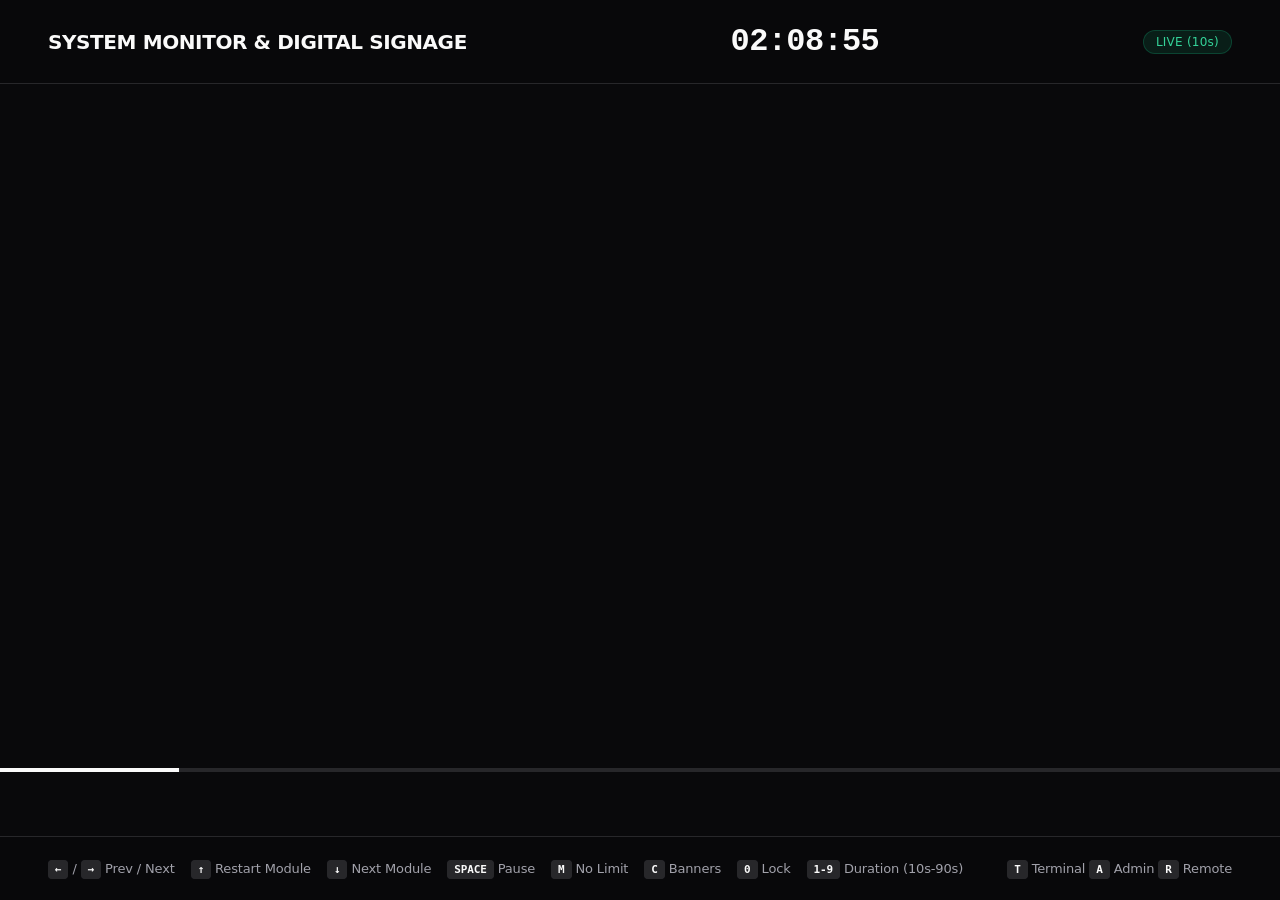
<file: content/index.html>
<!DOCTYPE html>
<html lang="en">
<head>
    <meta charset="UTF-8">
    <meta name="viewport" content="width=device-width, initial-scale=1.0, maximum-scale=1.0, user-scalable=no">
    <title>Autonomous Kiosk Display</title>
    <link rel="stylesheet" href="css/style.css">
</head>
<body>
    <!-- Top Bar -->
    <header class="kiosk-header">
        <div class="kiosk-title">SYSTEM MONITOR &amp; DIGITAL SIGNAGE</div>
        <div class="kiosk-clock" id="kiosk-clock">00<span class="colon-blink">:</span>00<span class="colon-blink">:</span>00</div>
        <div class="status-badge live" id="status-badge">LIVE (10s)</div>
    </header>

    <!-- Slide Viewport -->
    <main class="kiosk-viewport">
        <!-- Module A: _ct-MATRIX -->
        <section class="slide active" data-module="matrix" style="padding: 0; width: 100%; height: 100%;">
            <iframe src="https://mrmegatronix.github.io/_ct-MATRIX/" style="width: 100%; height: 100%; border: none; overflow: hidden; display: block;" title="_ct-MATRIX"></iframe>
        </section>

        <!-- Module B: Weather (ct-wea1) -->
        <section class="slide" data-module="weather" style="padding: 0; width: 100%; height: 100%;">
            <iframe src="weather.html" style="width: 100%; height: 100%; border: none; overflow: hidden; display: block;" title="Christchurch Weather Display (ct-wea1)"></iframe>
        </section>

        <!-- Progress Bar Indicator -->
        <div class="progress-track">
            <div class="progress-fill" id="progress-fill"></div>
        </div>
    </main>

    <!-- Footer Controls Bar -->
    <footer class="kiosk-footer">
        <div class="footer-nav-help">
            <span><span class="key-tag">&larr;</span> / <span class="key-tag">&rarr;</span> Prev / Next</span>
            <span><span class="key-tag">&uarr;</span> Restart Module</span>
            <span><span class="key-tag">&darr;</span> Next Module</span>
            <span><span class="key-tag">SPACE</span> Pause</span>
            <span><span class="key-tag">M</span> No Limit</span>
            <span><span class="key-tag">C</span> Banners</span>
            <span><span class="key-tag">0</span> Lock</span>
            <span><span class="key-tag">1-9</span> Duration (10s-90s)</span>
        </div>
        <div class="footer-shortcuts">
            <span><span class="key-tag">T</span> Terminal</span>
            <span><span class="key-tag">A</span> Admin</span>
            <span><span class="key-tag">R</span> Remote</span>
        </div>
    </footer>

    <script src="js/kiosk-controller.js"></script>
</body>
</html>
</file>
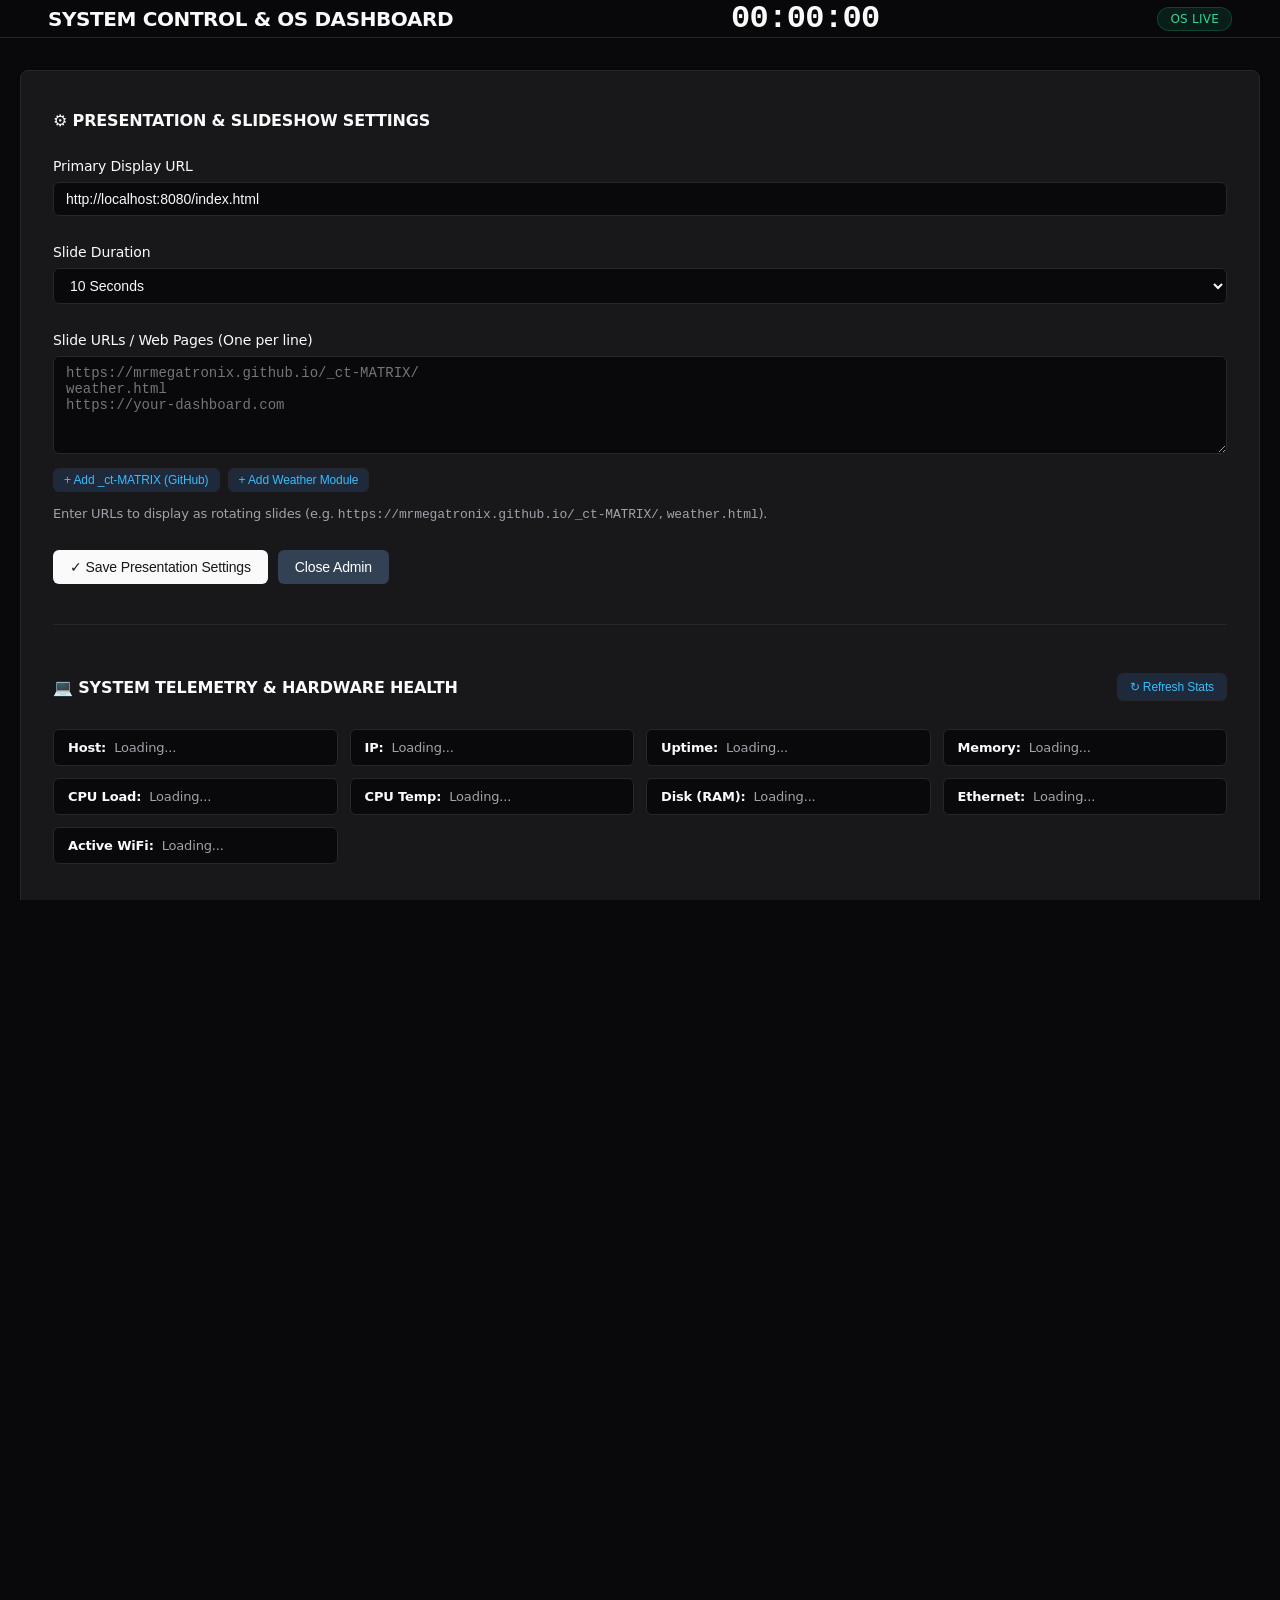
<file: content/admin.html>
<!DOCTYPE html>
<html lang="en">
<head>
    <meta charset="UTF-8">
    <meta name="viewport" content="width=device-width, initial-scale=1.0">
    <title>Kiosk Admin Dashboard</title>
    <link rel="stylesheet" href="css/style.css">
    <style>
        body {
            overflow-y: auto !important;
            height: auto !important;
            min-height: 100vh;
            background: var(--background);
            color: var(--foreground);
        }
        .admin-container {
            width: 100%;
            max-width: 1240px;
            margin: 32px auto;
            background: var(--card);
            border: 1px solid var(--border);
            border-radius: var(--radius);
            padding: 32px;
            display: flex;
            flex-direction: column;
            gap: 28px;
            box-shadow: 0 1px 3px 0 rgba(0, 0, 0, 0.3);
        }
        .form-row {
            display: flex;
            flex-direction: column;
            gap: 8px;
        }
        .form-row label {
            font-size: 14px;
            font-weight: 500;
            letter-spacing: -0.01em;
            color: var(--foreground);
            white-space: nowrap;
        }
        input, select, textarea {
            background: var(--background);
            border: 1px solid var(--border);
            color: var(--foreground);
            font-size: 14px;
            padding: 8px 12px;
            border-radius: calc(var(--radius) - 2px);
            outline: none;
            width: 100%;
            transition: border-color 0.15s ease, box-shadow 0.15s ease;
        }
        input:focus, select:focus, textarea:focus {
            border-color: #52525b;
            box-shadow: 0 0 0 1px #52525b;
        }
        .btn-group {
            display: flex;
            gap: 10px;
            flex-wrap: wrap;
        }
        .btn {
            background: var(--primary);
            color: var(--primary-foreground);
            font-weight: 500;
            font-size: 14px;
            letter-spacing: -0.01em;
            padding: 8px 16px;
            border-radius: calc(var(--radius) - 2px);
            border: 1px solid transparent;
            cursor: pointer;
            white-space: nowrap;
            display: inline-flex;
            align-items: center;
            gap: 6px;
            transition: background 0.15s ease, opacity 0.15s ease;
        }
        .btn:hover {
            opacity: 0.9;
        }
        .btn:focus-visible, button:focus-visible {
            outline: 2px solid #38bdf8;
            outline-offset: 2px;
            box-shadow: 0 0 8px rgba(56, 189, 248, 0.4);
        }
        .btn-outline {
            background: transparent;
            color: var(--foreground);
            border: 1px solid var(--border);
        }
        .btn-outline:hover {
            background: var(--secondary);
        }
        .btn-destructive {
            background: var(--destructive);
            color: var(--destructive-foreground);
        }
        .btn-destructive:hover {
            opacity: 0.9;
        }
        .section-header {
            color: var(--foreground);
            font-size: 16px;
            font-weight: 600;
            letter-spacing: -0.01em;
            display: flex;
            align-items: center;
            justify-content: space-between;
            margin-top: 8px;
        }
        .os-card {
            background: var(--background);
            border: 1px solid var(--border);
            border-radius: calc(var(--radius) - 2px);
            padding: 20px;
            display: flex;
            flex-direction: column;
            gap: 14px;
        }
        .telemetry-grid {
            display: grid;
            grid-template-columns: repeat(4, 1fr);
            gap: 12px;
            font-size: 13px;
        }
        .telemetry-item {
            background: var(--background);
            padding: 10px 14px;
            border-radius: calc(var(--radius) - 2px);
            border: 1px solid var(--border);
            overflow: hidden;
            text-overflow: ellipsis;
            white-space: nowrap;
            color: var(--muted-foreground);
        }
        .telemetry-item strong {
            color: var(--foreground);
            margin-right: 4px;
        }
        .terminal-box {
            background: #000000;
            border: 1px solid var(--border);
            border-radius: calc(var(--radius) - 2px);
            padding: 12px 16px;
            font-family: ui-monospace, SFMono-Regular, monospace;
            font-size: 13px;
            color: #4ade80;
            height: 180px;
            overflow-y: auto;
            white-space: pre-wrap;
            word-break: break-all;
        }
    </style>
</head>
<body>
    <header class="kiosk-header">
        <div class="kiosk-title">SYSTEM CONTROL &amp; OS DASHBOARD</div>
        <div class="kiosk-clock" id="kiosk-clock">00<span class="colon-blink">:</span>00<span class="colon-blink">:</span>00</div>
        <div class="status-badge live" id="os-badge">OS LIVE</div>
    </header>

    <div class="admin-container">
        <!-- 1. Signage & Slideshow Settings -->
        <div class="section-header">
            <span>&#9881; PRESENTATION &amp; SLIDESHOW SETTINGS</span>
        </div>
        <div class="form-row">
            <label for="kiosk-url">Primary Display URL</label>
            <input type="text" id="kiosk-url" value="http://localhost:8080/index.html">
        </div>
        <div class="form-row">
            <label for="default-duration">Slide Duration</label>
            <select id="default-duration">
                <option value="0">No Time Limit (Manual Advance Only)</option>
                <option value="10" selected>10 Seconds</option>
                <option value="20">20 Seconds</option>
                <option value="30">30 Seconds</option>
                <option value="60">60 Seconds</option>
                <option value="90">90 Seconds</option>
            </select>
        </div>
        <div class="form-row">
            <label for="slide-urls">Slide URLs / Web Pages (One per line)</label>
            <textarea id="slide-urls" rows="5" placeholder="https://mrmegatronix.github.io/_ct-MATRIX/&#10;weather.html&#10;https://your-dashboard.com"></textarea>
            <div style="display:flex;gap:8px;margin-top:6px;flex-wrap:wrap;">
                <button type="button" class="btn" style="padding:4px 10px;font-size:12px;background:#1e293b;color:#38bdf8;border:1px solid var(--border-color);" onclick="insertPresetUrl('https://mrmegatronix.github.io/_ct-MATRIX/')">+ Add _ct-MATRIX (GitHub)</button>
                <button type="button" class="btn" style="padding:4px 10px;font-size:12px;background:#1e293b;color:#38bdf8;border:1px solid var(--border-color);" onclick="insertPresetUrl('weather.html')">+ Add Weather Module</button>
            </div>
            <small style="color:var(--text-muted);font-size:13px;margin-top:6px;display:block;">
                Enter URLs to display as rotating slides (e.g. <code>https://mrmegatronix.github.io/_ct-MATRIX/</code>, <code>weather.html</code>).
            </small>
        </div>
        <div class="btn-group">
            <button class="btn" onclick="saveSettings()">&#10003; Save Presentation Settings</button>
            <button class="btn" style="background:#334155;color:#fff;" onclick="window.close()">Close Admin</button>
        </div>

        <hr style="border:none;border-top:1px solid var(--border-color);margin:12px 0;">

        <!-- 2. System Telemetry & Health -->
        <div class="section-header">
            <span>&#128187; SYSTEM TELEMETRY &amp; HARDWARE HEALTH</span>
            <button class="btn" style="padding:6px 12px;font-size:12px;background:#1e293b;color:#38bdf8;border:1px solid var(--border-color);" onclick="fetchTelemetry()">&#8635; Refresh Stats</button>
        </div>
        <div class="telemetry-grid">
            <div class="telemetry-item"><strong>Host:</strong> <span id="stat-host">Loading...</span></div>
            <div class="telemetry-item"><strong>IP:</strong> <span id="stat-ip">Loading...</span></div>
            <div class="telemetry-item"><strong>Uptime:</strong> <span id="stat-uptime">Loading...</span></div>
            <div class="telemetry-item"><strong>Memory:</strong> <span id="stat-ram">Loading...</span></div>
            <div class="telemetry-item"><strong>CPU Load:</strong> <span id="stat-load">Loading...</span></div>
            <div class="telemetry-item"><strong>CPU Temp:</strong> <span id="stat-temp">Loading...</span></div>
            <div class="telemetry-item"><strong>Disk (RAM):</strong> <span id="stat-disk">Loading...</span></div>
            <div class="telemetry-item"><strong>Ethernet:</strong> <span id="stat-eth">Loading...</span></div>
            <div class="telemetry-item"><strong>Active WiFi:</strong> <span id="stat-wifi">Loading...</span></div>
        </div>

        <!-- 3. Network & WiFi Manager -->
        <div class="section-header">
            <span>&#128246; WIRELESS &amp; NETWORK MANAGER</span>
        </div>
        <div class="os-card">
            <div style="display:flex;gap:12px;align-items:center;flex-wrap:wrap;">
                <button class="btn" style="background:#1e293b;color:#fff;border:1px solid var(--border-color);" onclick="scanWifi()">&#128269; Scan WiFi Networks</button>
                <select id="wifi-networks" style="max-width:320px;">
                    <option value="">-- Select Network (Scan first) --</option>
                </select>
                <input type="password" id="wifi-pass" placeholder="Network Password" style="max-width:240px;">
                <button class="btn" onclick="connectWifi()">&#128279; Connect WiFi</button>
                <span id="wifi-status" style="font-size:14px;color:var(--accent-blue);"></span>
            </div>
        </div>

        <!-- 4. Display, Graphics & Audio -->
        <div class="section-header">
            <span>&#128250; DISPLAY, RESOLUTION &amp; AUDIO</span>
        </div>
        <div class="os-card">
            <div style="display:flex;gap:12px;align-items:center;flex-wrap:wrap;">
                <label style="color:var(--accent-blue);font-weight:600;font-size:14px;">Resolution:</label>
                <select id="display-modes" style="max-width:220px;">
                    <option value="auto">Auto (Native Monitor)</option>
                    <option value="1920x1080">1920x1080 (1080p)</option>
                    <option value="1280x720">1280x720 (720p)</option>
                    <option value="1024x768">1024x768</option>
                    <option value="800x600">800x600</option>
                </select>
                <button class="btn" style="background:#1e293b;color:#fff;border:1px solid var(--border-color);" onclick="applyResolution()">Set Resolution</button>
                <button class="btn" style="background:#1e293b;color:#fff;border:1px solid var(--border-color);" onclick="sysAction('/api/system/rotate?dir=normal')">&#8634; Landscape</button>
                <button class="btn" style="background:#1e293b;color:#fff;border:1px solid var(--border-color);" onclick="sysAction('/api/system/rotate?dir=right')">&#8635; Portrait (90°)</button>
                <button class="btn" style="background:#1e293b;color:#fff;border:1px solid var(--border-color);" onclick="sysAction('/api/system/screen-off')">&#9790; Screen Sleep</button>
                <button class="btn" style="background:#1e293b;color:#fff;border:1px solid var(--border-color);" onclick="sysAction('/api/system/screen-on')">&#9788; Screen Wake</button>
            </div>
            <div style="display:flex;gap:12px;align-items:center;margin-top:8px;flex-wrap:wrap;">
                <label style="color:var(--accent-blue);font-weight:600;font-size:14px;">Volume:</label>
                <button class="btn" style="background:#1e293b;color:#fff;border:1px solid var(--border-color);" onclick="sysAction('/api/system/volume?action=toggle')">&#128266; Mute / Unmute</button>
                <button class="btn" style="background:#1e293b;color:#fff;border:1px solid var(--border-color);" onclick="sysAction('/api/system/volume?action=down')">&#128265; Vol -</button>
                <button class="btn" style="background:#1e293b;color:#fff;border:1px solid var(--border-color);" onclick="sysAction('/api/system/volume?action=up')">&#128266; Vol +</button>
                <button class="btn" style="background:#1e293b;color:#fff;border:1px solid var(--border-color);" onclick="sysAction('/api/system/volume?action=50%')">50%</button>
                <button class="btn" style="background:#1e293b;color:#fff;border:1px solid var(--border-color);" onclick="sysAction('/api/system/volume?action=100%')">100%</button>
            </div>
        </div>

        <!-- 5. Interactive OS Terminal & Diagnostics -->
        <div class="section-header">
            <span>&#62;_ INTERACTIVE OS TERMINAL &amp; DIAGNOSTICS</span>
            <button class="btn" style="padding:6px 12px;font-size:12px;background:#059669;color:#fff;" onclick="sysAction('/api/system/terminal')">&#9654; Open On-Screen Xterm</button>
        </div>
        <div class="os-card">
            <div style="display:flex;gap:8px;flex-wrap:wrap;">
                <button class="btn" style="padding:6px 12px;font-size:13px;background:#1e293b;color:#38bdf8;border:1px solid var(--border-color);" onclick="runPreset('ip -br a')">Network IPs</button>
                <button class="btn" style="padding:6px 12px;font-size:13px;background:#1e293b;color:#38bdf8;border:1px solid var(--border-color);" onclick="runPreset('nmcli dev status')">Ethernet/WiFi Devs</button>
                <button class="btn" style="padding:6px 12px;font-size:13px;background:#1e293b;color:#38bdf8;border:1px solid var(--border-color);" onclick="runPreset('ping -c 3 8.8.8.8')">Ping Test</button>
                <button class="btn" style="padding:6px 12px;font-size:13px;background:#1e293b;color:#38bdf8;border:1px solid var(--border-color);" onclick="runPreset('df -h')">Disk Space</button>
                <button class="btn" style="padding:6px 12px;font-size:13px;background:#1e293b;color:#38bdf8;border:1px solid var(--border-color);" onclick="runPreset('lsblk')">Block Devices</button>
                <button class="btn" style="padding:6px 12px;font-size:13px;background:#1e293b;color:#38bdf8;border:1px solid var(--border-color);" onclick="runPreset('free -m')">RAM Info</button>
                <button class="btn" style="padding:6px 12px;font-size:13px;background:#1e293b;color:#38bdf8;border:1px solid var(--border-color);" onclick="runPreset('lspci | head -n 10')">PCI Devices</button>
                <button class="btn" style="padding:6px 12px;font-size:13px;background:#1e293b;color:#38bdf8;border:1px solid var(--border-color);" onclick="runPreset('dmesg | tail -n 15')">Kernel Logs</button>
            </div>
            <div style="display:flex;gap:10px;">
                <input type="text" id="cmd-input" placeholder="Enter shell command (e.g. uname -a, ps aux)..." onkeydown="if(event.key==='Enter') executeCmd()">
                <button class="btn" onclick="executeCmd()">Run</button>
                <button class="btn" style="background:#334155;color:#fff;" onclick="clearTerminal()">Clear</button>
            </div>
            <div class="terminal-box" id="terminal-out">OS Diagnostic Console Ready. Select a preset or type a command above.</div>
        </div>

        <!-- 6. Power & System Management -->
        <div class="section-header">
            <span>&#9888; POWER &amp; RECOVERY CONTROLS</span>
        </div>
        <div class="btn-group">
            <button class="btn btn-outline" onclick="sysAction('/api/system/restart-browser')">&#8635; Restart Chromium Browser</button>
            <button class="btn" style="background:#f59e0b;color:#09090b;" onclick="if(confirm('Reboot this computer now?')) sysAction('/api/system/reboot')">&#9888; Reboot Computer</button>
            <button class="btn btn-destructive" onclick="if(confirm('Power off this computer now?')) sysAction('/api/system/poweroff')">&#9211; Shutdown / Power Off</button>
        </div>
    </div>

    <script>
        const durationSelect = document.getElementById('default-duration');
        const urlsTextarea = document.getElementById('slide-urls');
        const savedDur = localStorage.getItem('kiosk_duration');
        const savedUrls = localStorage.getItem('kiosk_slide_urls');

        if (savedDur !== null) {
            durationSelect.value = savedDur;
        }
        if (savedUrls !== null) {
            urlsTextarea.value = savedUrls;
        } else {
            urlsTextarea.value = 'https://mrmegatronix.github.io/_ct-MATRIX/\nweather.html';
        }

        function insertPresetUrl(url) {
            const current = urlsTextarea.value.trim();
            if (current.includes(url)) return;
            urlsTextarea.value = current ? (current + '\n' + url) : url;
        }

        function saveSettings() {
            localStorage.setItem('kiosk_duration', durationSelect.value);
            localStorage.setItem('kiosk_slide_urls', urlsTextarea.value.trim());
            alert('Settings saved. Kiosk slides updated.');
        }

        function sysAction(endpoint) {
            fetch(endpoint, { method: 'POST' })
                .then(r => r.json())
                .then(data => {
                    alert(data.message || 'Action sent successfully');
                })
                .catch(err => {
                    alert('System command error: ' + err);
                });
        }

        function fetchTelemetry() {
            fetch('/api/system/stats')
                .then(r => r.json())
                .then(data => {
                    document.getElementById('stat-host').textContent = data.hostname || 'Unknown';
                    document.getElementById('stat-ip').textContent = data.ip || 'Unknown';
                    document.getElementById('stat-uptime').textContent = data.uptime || 'Unknown';
                    document.getElementById('stat-ram').textContent = data.memory || 'Unknown';
                    document.getElementById('stat-load').textContent = data.cpu_load || 'N/A';
                    document.getElementById('stat-temp').textContent = data.cpu_temp || 'N/A';
                    document.getElementById('stat-disk').textContent = data.disk || 'N/A';
                    document.getElementById('stat-eth').textContent = data.ethernet || 'Disconnected';
                    document.getElementById('stat-wifi').textContent = data.wifi || 'Disconnected';
                })
                .catch(() => {
                    document.getElementById('stat-host').textContent = 'Kiosk Host';
                    document.getElementById('stat-ip').textContent = window.location.hostname;
                    document.getElementById('stat-uptime').textContent = 'Active';
                    document.getElementById('stat-ram').textContent = 'Online';
                    document.getElementById('stat-eth').textContent = 'Active';
                });
        }
        fetchTelemetry();
        setInterval(fetchTelemetry, 8000);

        function scanWifi() {
            const status = document.getElementById('wifi-status');
            const select = document.getElementById('wifi-networks');
            status.textContent = 'Scanning WiFi...';
            select.innerHTML = '<option value="">Scanning...</option>';
            fetch('/api/system/wifi/scan')
                .then(r => r.json())
                .then(data => {
                    select.innerHTML = '<option value="">-- Select Network --</option>';
                    if (data.networks && data.networks.length > 0) {
                        data.networks.forEach(net => {
                            const opt = document.createElement('option');
                            opt.value = net.ssid;
                            opt.textContent = `${net.ssid} (${net.signal}%, ${net.security})`;
                            select.appendChild(opt);
                        });
                        status.textContent = `Found ${data.networks.length} networks`;
                    } else {
                        status.textContent = 'No wireless networks found (or WiFi hardware absent)';
                    }
                })
                .catch(err => {
                    status.textContent = 'Scan failed: ' + err;
                });
        }

        function connectWifi() {
            const select = document.getElementById('wifi-networks');
            const pass = document.getElementById('wifi-pass');
            const status = document.getElementById('wifi-status');
            const ssid = select.value;
            if (!ssid) {
                alert('Please select or enter an SSID');
                return;
            }
            status.textContent = `Connecting to ${ssid}...`;
            fetch('/api/system/wifi/connect', {
                method: 'POST',
                headers: { 'Content-Type': 'application/json' },
                body: JSON.stringify({ ssid: ssid, password: pass.value })
            })
            .then(r => r.json())
            .then(data => {
                status.textContent = data.message || (data.status === 'ok' ? 'Connected' : 'Failed');
                fetchTelemetry();
            })
            .catch(err => {
                status.textContent = 'Connection error: ' + err;
            });
        }

        function loadResolutions() {
            fetch('/api/system/resolution')
                .then(r => r.json())
                .then(data => {
                    const select = document.getElementById('display-modes');
                    if (data.available && data.available.length > 0) {
                        select.innerHTML = '<option value="auto">Auto (Native Monitor)</option>';
                        data.available.forEach(m => {
                            const opt = document.createElement('option');
                            opt.value = m;
                            opt.textContent = m + (m === data.current ? ' (Current)' : '');
                            if (m === data.current) opt.selected = true;
                            select.appendChild(opt);
                        });
                    }
                })
                .catch(() => {});
        }
        loadResolutions();

        function applyResolution() {
            const mode = document.getElementById('display-modes').value;
            fetch('/api/system/resolution', {
                method: 'POST',
                headers: { 'Content-Type': 'application/json' },
                body: JSON.stringify({ mode: mode })
            })
            .then(r => r.json())
            .then(data => {
                alert(data.message || 'Resolution updated');
            })
            .catch(err => {
                alert('Resolution update failed: ' + err);
            });
        }

        function runPreset(cmd) {
            document.getElementById('cmd-input').value = cmd;
            executeCmd();
        }

        function executeCmd() {
            const cmd = document.getElementById('cmd-input').value.trim();
            if (!cmd) return;
            const term = document.getElementById('terminal-out');
            term.textContent += `
$ ${cmd}
Running...`;
            term.scrollTop = term.scrollHeight;
            fetch('/api/system/exec', {
                method: 'POST',
                headers: { 'Content-Type': 'application/json' },
                body: JSON.stringify({ cmd: cmd })
            })
            .then(r => r.json())
            .then(data => {
                term.textContent += `
${data.output || '(No output)'}
`;
                term.scrollTop = term.scrollHeight;
            })
            .catch(err => {
                term.textContent += `
Error: ${err}
`;
                term.scrollTop = term.scrollHeight;
            });
        }

        function clearTerminal() {
            document.getElementById('terminal-out').textContent = 'OS Diagnostic Console Cleared.
';
        }

        const clock = document.getElementById('kiosk-clock');
        function updateClock() {
            const now = new Date();
            const h = String(now.getHours()).padStart(2, '0');
            const m = String(now.getMinutes()).padStart(2, '0');
            const s = String(now.getSeconds()).padStart(2, '0');
            clock.innerHTML = `${h}<span class="colon-blink">:</span>${m}<span class="colon-blink">:</span>${s}`;
        }
        updateClock();
        setInterval(updateClock, 1000);

        // Global Enter key handler to guarantee button triggering across keyboards and kiosk devices
        document.addEventListener('keydown', (e) => {
            if (e.key === 'Enter') {
                const el = document.activeElement;
                if (el && (el.tagName === 'BUTTON' || el.getAttribute('role') === 'button' || el.classList.contains('btn'))) {
                    e.preventDefault();
                    el.click();
                }
            }
        });
    </script>
</body>
</html>
</file>
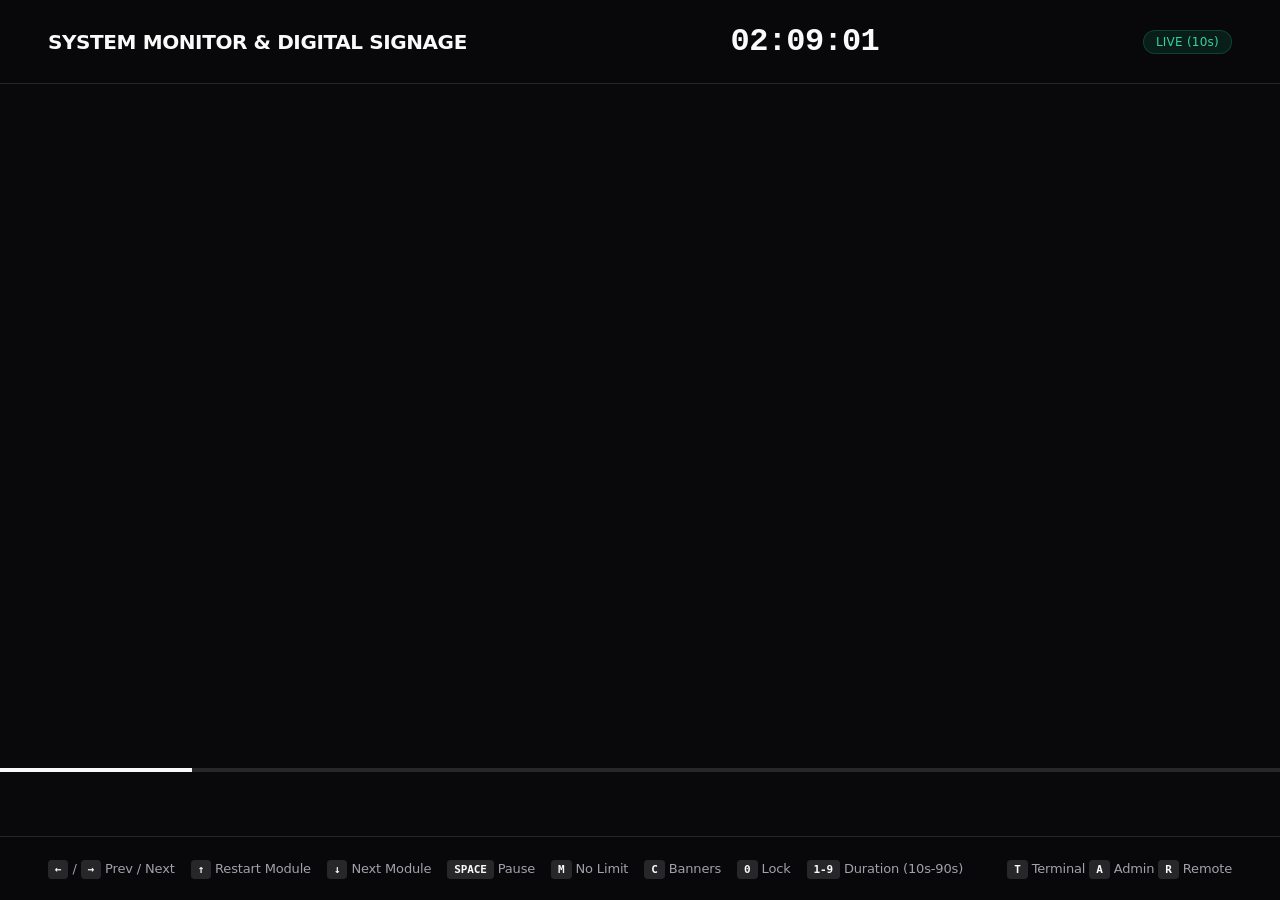
<file: content/CLICK-TO-VIEW.html>
<!DOCTYPE html>
<html lang="en">
<head>
    <meta charset="UTF-8">
    <title>Launching Kiosk...</title>
    <style>
        body {
            margin: 0;
            background: #0b0f19;
            color: #00d2ff;
            font-family: sans-serif;
            display: flex;
            flex-direction: column;
            align-items: center;
            justify-content: center;
            height: 100vh;
            cursor: pointer;
            text-align: center;
        }
        h1 { font-size: 3rem; margin-bottom: 1rem; }
        p { font-size: 1.5rem; color: #9ca3af; }
        .btn {
            background: #00d2ff;
            color: #0b0f19;
            font-weight: bold;
            font-size: 1.5rem;
            padding: 16px 32px;
            border-radius: 8px;
            border: none;
            cursor: pointer;
            margin-top: 2rem;
        }
    </style>
</head>
<body onclick="launch()">
    <h1>WEB KIOSK DISPLAY</h1>
    <p>Click anywhere to launch fullscreen</p>
    <button class="btn" onclick="launch()">ENTER FULLSCREEN</button>

    <script>
        function launch() {
            const el = document.documentElement;
            if (el.requestFullscreen) {
                el.requestFullscreen().then(() => {
                    window.location.href = 'index.html';
                }).catch(() => {
                    window.location.href = 'index.html';
                });
            } else {
                window.location.href = 'index.html';
            }
        }
        // Auto-redirect if already fullscreen
        if (window.innerHeight === screen.height) {
            window.location.href = 'index.html';
        }
    </script>
</body>
</html>
</file>
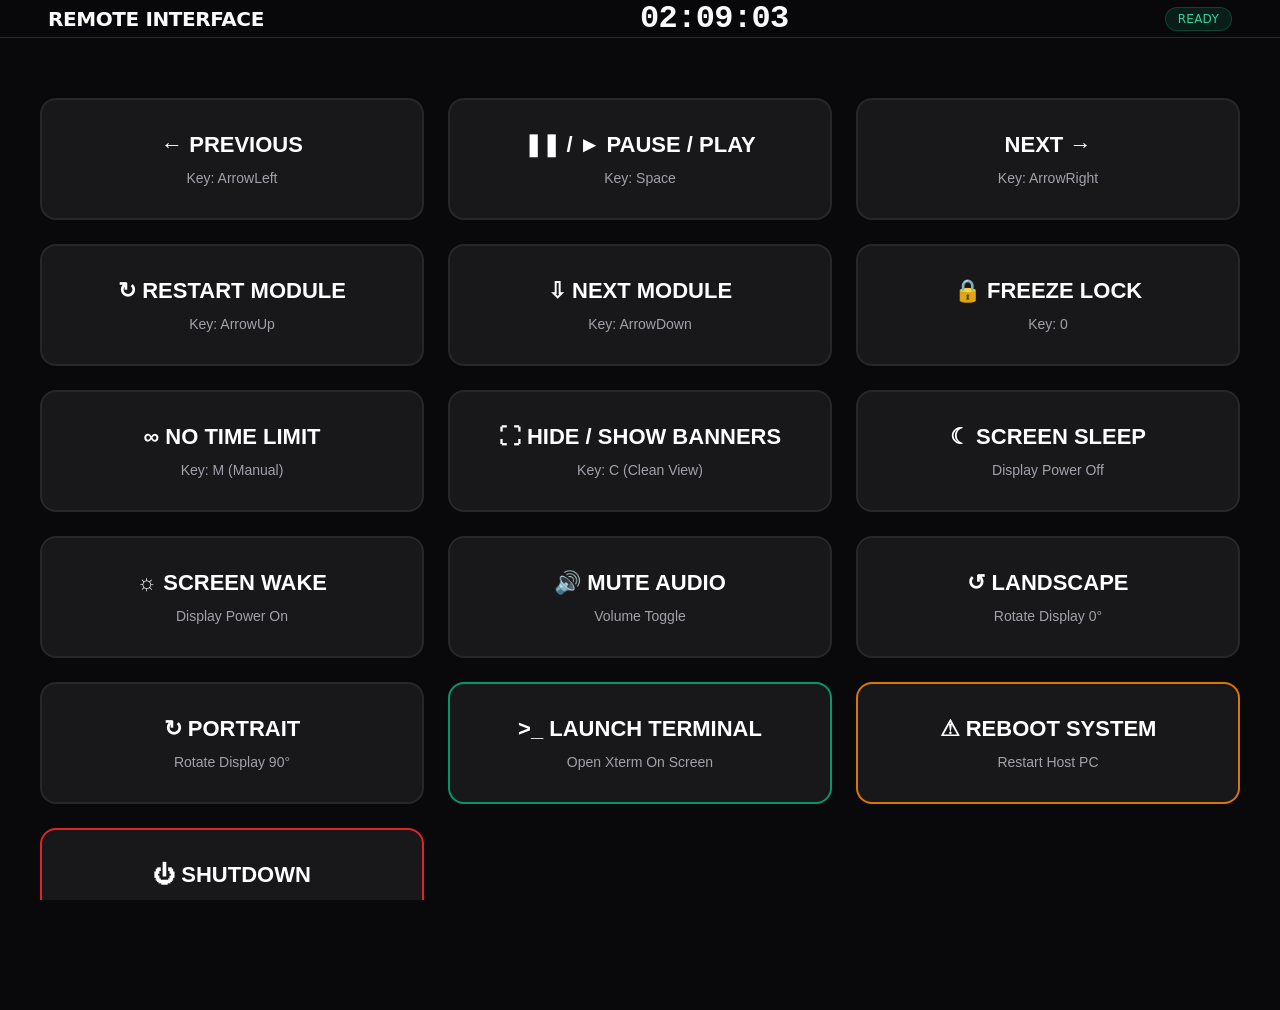
<file: content/remote.html>
<!DOCTYPE html>
<html lang="en">
<head>
    <meta charset="UTF-8">
    <meta name="viewport" content="width=1920, height=1080, initial-scale=1.0">
    <title>Kiosk Remote Control</title>
    <link rel="stylesheet" href="css/style.css">
    <style>
        .remote-grid {
            display: grid;
            grid-template-columns: repeat(3, 1fr);
            gap: 24px;
            max-width: 1200px;
            margin: 60px auto;
            width: 100%;
        }
        .remote-btn {
            background: var(--bg-card);
            border: 2px solid var(--border-color);
            color: #ffffff;
            padding: 32px;
            border-radius: 16px;
            font-size: 22px;
            font-weight: 700;
            cursor: pointer;
            display: flex;
            flex-direction: column;
            align-items: center;
            gap: 12px;
            transition: all 0.2s ease;
        }
        .remote-btn:hover {
            border-color: var(--accent-blue);
            box-shadow: 0 0 15px var(--accent-glow);
        }
        .remote-btn:focus-visible {
            outline: 2px solid #38bdf8;
            outline-offset: 3px;
            box-shadow: 0 0 20px rgba(56, 189, 248, 0.6);
        }
        .remote-btn span.sub {
            font-size: 14px;
            color: var(--text-muted);
            font-weight: 400;
        }
    </style>
</head>
<body>
    <header class="kiosk-header">
        <div class="kiosk-title">REMOTE INTERFACE</div>
        <div class="kiosk-clock" id="kiosk-clock">00<span class="colon-blink">:</span>00<span class="colon-blink">:</span>00</div>
        <div class="status-badge live">READY</div>
    </header>

    <div class="remote-grid">
        <button class="remote-btn" onclick="sendAction('prev')">
            <span>&larr; PREVIOUS</span>
            <span class="sub">Key: ArrowLeft</span>
        </button>
        <button class="remote-btn" onclick="sendAction('pause')">
            <span>&#10074;&#10074; / &#9658; PAUSE / PLAY</span>
            <span class="sub">Key: Space</span>
        </button>
        <button class="remote-btn" onclick="sendAction('next')">
            <span>NEXT &rarr;</span>
            <span class="sub">Key: ArrowRight</span>
        </button>
        <button class="remote-btn" onclick="sendAction('restart')">
            <span>&#8635; RESTART MODULE</span>
            <span class="sub">Key: ArrowUp</span>
        </button>
        <button class="remote-btn" onclick="sendAction('next-mod')">
            <span>&#8681; NEXT MODULE</span>
            <span class="sub">Key: ArrowDown</span>
        </button>
        <button class="remote-btn" onclick="sendAction('lock')">
            <span>&#128274; FREEZE LOCK</span>
            <span class="sub">Key: 0</span>
        </button>
        <button class="remote-btn" onclick="sendAction('manual')">
            <span>&#8734; NO TIME LIMIT</span>
            <span class="sub">Key: M (Manual)</span>
        </button>
        <button class="remote-btn" onclick="sendAction('toggle-banners')">
            <span>&#9974; HIDE / SHOW BANNERS</span>
            <span class="sub">Key: C (Clean View)</span>
        </button>
        <button class="remote-btn" onclick="postApi('/api/system/screen-off')">
            <span>&#9790; SCREEN SLEEP</span>
            <span class="sub">Display Power Off</span>
        </button>
        <button class="remote-btn" onclick="postApi('/api/system/screen-on')">
            <span>&#9788; SCREEN WAKE</span>
            <span class="sub">Display Power On</span>
        </button>
        <button class="remote-btn" onclick="postApi('/api/system/volume?action=toggle')">
            <span>&#128266; MUTE AUDIO</span>
            <span class="sub">Volume Toggle</span>
        </button>
        <button class="remote-btn" onclick="postApi('/api/system/rotate?dir=normal')">
            <span>&#8634; LANDSCAPE</span>
            <span class="sub">Rotate Display 0°</span>
        </button>
        <button class="remote-btn" onclick="postApi('/api/system/rotate?dir=right')">
            <span>&#8635; PORTRAIT</span>
            <span class="sub">Rotate Display 90°</span>
        </button>
        <button class="remote-btn" style="border-color:#059669;" onclick="postApi('/api/system/terminal')">
            <span>&#62;_ LAUNCH TERMINAL</span>
            <span class="sub">Open Xterm On Screen</span>
        </button>
        <button class="remote-btn" style="border-color:#d97706;" onclick="if(confirm('Reboot computer?')) postApi('/api/system/reboot')">
            <span>&#9888; REBOOT SYSTEM</span>
            <span class="sub">Restart Host PC</span>
        </button>
        <button class="remote-btn" style="border-color:#dc2626;" onclick="if(confirm('Shutdown computer?')) postApi('/api/system/poweroff')">
            <span>&#9211; SHUTDOWN</span>
            <span class="sub">Power Off Host PC</span>
        </button>
    </div>

    <script>
        const clock = document.getElementById('kiosk-clock');
        function updateClock() {
            const now = new Date();
            const h = String(now.getHours()).padStart(2, '0');
            const m = String(now.getMinutes()).padStart(2, '0');
            const s = String(now.getSeconds()).padStart(2, '0');
            clock.innerHTML = `${h}<span class="colon-blink">:</span>${m}<span class="colon-blink">:</span>${s}`;
        }
        updateClock();
        setInterval(updateClock, 1000);

        function postApi(endpoint) {
            fetch(endpoint, { method: 'POST' })
                .then(r => r.json())
                .then(d => alert(d.message || 'Success'))
                .catch(e => alert('Error: ' + e));
        }

        function sendAction(action) {
            console.log('Action dispatched:', action);
            alert('Triggered: ' + action);
        }

        // Global Enter key handler for remote buttons
        document.addEventListener('keydown', (e) => {
            if (e.key === 'Enter') {
                const el = document.activeElement;
                if (el && (el.tagName === 'BUTTON' || el.classList.contains('remote-btn'))) {
                    e.preventDefault();
                    el.click();
                }
            }
        });
    </script>
</body>
</html>
</file>
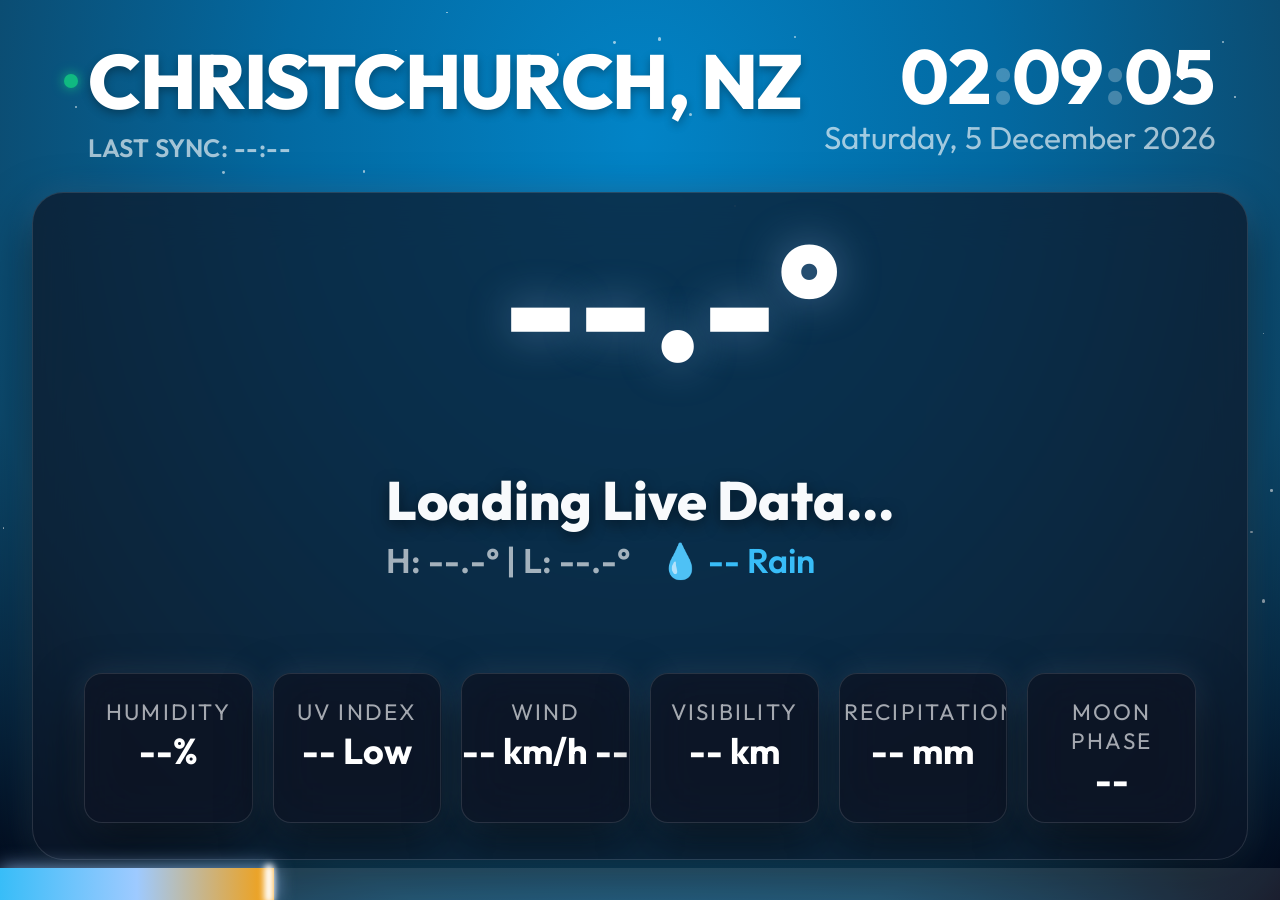
<file: content/weather.html>
<!DOCTYPE html>
<html lang="en">
<head>
  <meta charset="UTF-8">
  <meta name="viewport" content="width=device-width, initial-scale=1.0">
  <title>Christchurch Weather Display Engine</title>
  <link rel="preconnect" href="https://fonts.googleapis.com">
  <link rel="preconnect" href="https://fonts.gstatic.com" crossorigin>
  <link href="https://fonts.googleapis.com/css2?family=Outfit:wght@300;400;600;700;800;900&family=Space+Grotesk:wght@500;700&display=swap" rel="stylesheet">
  <style>
    :root {
      --bg-dark: #030408;
      --primary: #9ecaff;
      --primary-dim: #70a0e0;
      --accent-orange: #ff9800;
      --accent-blue: #38bdf8;
      --accent-gold: #f59e0b;
      --text-main: #f8fafc;
      --text-muted: rgba(248, 250, 252, 0.65);
      --glass-bg: rgba(13, 20, 36, 0.7);
      --glass-border: rgba(255, 255, 255, 0.12);
      --glass-glow: rgba(158, 202, 255, 0.15);
    }

    * {
      box-sizing: border-box;
      margin: 0;
      padding: 0;
      user-select: none;
    }

    body {
      background-color: var(--bg-dark);
      color: var(--text-main);
      font-family: 'Outfit', sans-serif;
      overflow: hidden;
      width: 100vw;
      height: 100vh;
      display: flex;
      flex-direction: column;
      position: relative;
    }

    /* Ambient Dynamic Background */
    .bg-canvas {
      position: absolute;
      inset: 0;
      z-index: 0;
      opacity: 0;
      transition: opacity 1.5s ease-in-out;
    }
    .bg-canvas.active {
      opacity: 1;
    }

    /* Dynamic sky gradients (Slide 1) */
    .bg-weather-night {
      background: radial-gradient(ellipse at 50% 20%, #1e1b4b 0%, #0f172a 45%, #020617 100%);
    }
    .bg-weather-sunrise {
      background: radial-gradient(ellipse at 50% 35%, #fb7185 0%, #f43f5e 35%, #be123c 65%, #0f172a 100%);
    }
    .bg-weather-sunset {
      background: radial-gradient(ellipse at 50% 35%, #f59e0b 0%, #ea580c 40%, #7c2d12 70%, #0f172a 100%);
    }
    .bg-weather-day-clear {
      background: radial-gradient(ellipse at 50% 15%, #0284c7 0%, #0369a1 40%, #0c4a6e 75%, #020617 100%);
    }
    .bg-weather-cloudy {
      background: radial-gradient(ellipse at 50% 20%, #475569 0%, #334155 45%, #0f172a 100%);
    }
    .bg-weather-rainy {
      background: radial-gradient(ellipse at 50% 20%, #0e7490 0%, #155e75 40%, #082f49 70%, #020617 100%);
    }
    .bg-weather-stormy {
      background: radial-gradient(ellipse at 50% 20%, #4338ca 0%, #1e1b4b 40%, #09090b 80%, #000000 100%);
    }

    /* Dynamic hourly gradients (Slide 2) */
    .bg-hourly-night {
      background: linear-gradient(135deg, #1e1b4b 0%, #312e81 40%, #1e1b4b 70%, #030712 100%);
    }
    .bg-hourly-sunrise {
      background: linear-gradient(135deg, #c026d3 0%, #db2777 40%, #9d174d 75%, #0f172a 100%);
    }
    .bg-hourly-sunset {
      background: linear-gradient(135deg, #7c3aed 0%, #991b1b 45%, #4c1d95 75%, #0f172a 100%);
    }
    .bg-hourly-day-clear {
      background: linear-gradient(135deg, #1d4ed8 0%, #2563eb 35%, #0284c7 70%, #020617 100%);
    }
    .bg-hourly-cloudy {
      background: linear-gradient(135deg, #3730a3 0%, #1e1b4b 45%, #020617 100%);
    }
    .bg-hourly-rainy {
      background: linear-gradient(135deg, #1e1b4b 0%, #312e81 40%, #0f172a 100%);
    }
    .bg-hourly-stormy {
      background: linear-gradient(135deg, #18181b 0%, #2e1065 45%, #030712 100%);
    }

    /* Dynamic weekly gradients (Slide 3) */
    .bg-forecast-night {
      background: linear-gradient(225deg, #064e3b 0%, #065f46 40%, #022c22 75%, #020617 100%);
    }
    .bg-forecast-sunrise {
      background: linear-gradient(225deg, #047857 0%, #ca8a04 45%, #022c22 100%);
    }
    .bg-forecast-sunset {
      background: linear-gradient(225deg, #047857 0%, #b45309 45%, #022c22 100%);
    }
    .bg-forecast-day-clear {
      background: linear-gradient(225deg, #059669 0%, #0d9488 40%, #064e3b 75%, #020617 100%);
    }
    .bg-forecast-cloudy {
      background: linear-gradient(225deg, #064e3b 0%, #134e4a 45%, #020617 100%);
    }
    .bg-forecast-rainy {
      background: linear-gradient(225deg, #0f766e 0%, #115e59 45%, #022c22 100%);
    }
    .bg-forecast-stormy {
      background: linear-gradient(225deg, #064e3b 0%, #0f172a 50%, #020617 100%);
    }

    .bg-particles {
      position: absolute;
      inset: 0;
      overflow: hidden;
      z-index: 1;
    }

    .star {
      position: absolute;
      background: #ffffff;
      border-radius: 50%;
      opacity: 0.6;
      animation: twinkle 3s infinite ease-in-out;
    }

    @keyframes twinkle {
      0%, 100% { opacity: 0.2; transform: scale(0.8); }
      50% { opacity: 0.9; transform: scale(1.3); }
    }

    /* Glass Panels */
    .glass-panel {
      background: var(--glass-bg);
      backdrop-filter: blur(24px);
      -webkit-backdrop-filter: blur(24px);
      border: 1px solid var(--glass-border);
      box-shadow: 0 20px 50px rgba(0, 0, 0, 0.6), 0 0 30px var(--glass-glow);
      position: relative;
      overflow: hidden;
    }

    /* Metallic sheen sweep animation */
    .glass-panel::after {
      content: '';
      position: absolute;
      top: 0; left: -150%;
      width: 60%; height: 100%;
      background: linear-gradient(90deg, transparent, rgba(255, 255, 255, 0.06), transparent);
      transform: skewX(-25deg);
      pointer-events: none;
      animation: sheen-sweep 8s ease-in-out infinite;
      animation-delay: var(--sheen-delay, 0s);
    }

    @keyframes sheen-sweep {
      0% { left: -150%; }
      20%, 100% { left: 200%; }
    }

    /* Header */
    header {
      position: relative;
      z-index: 10;
      display: flex;
      justify-content: space-between;
      align-items: center;
      padding: 2rem 4rem 0.75rem 4rem;
    }

    .header-left {
      display: flex;
      align-items: center;
      gap: 1.5rem;
    }

    .location-group {
      display: flex;
      flex-direction: column;
      gap: 0.3vh;
      align-items: flex-start;
    }

    .location-title {
      display: flex;
      align-items: center;
      justify-content: flex-start;
      gap: 0.8vw;
      font-size: clamp(3.5rem, 8.5vh, 7rem);
      font-weight: 800;
      color: #ffffff;
      letter-spacing: -0.02em;
      text-shadow: 0 4px 10px rgba(0, 0, 0, 0.3);
    }

    .sync-status {
      font-size: clamp(1.4rem, 2.8vh, 2rem);
      color: var(--text-muted);
      font-weight: 600;
      margin-left: calc(14px + 0.8vw);
      letter-spacing: 0.02em;
      text-transform: uppercase;
    }

    .pulse-dot {
      width: 14px;
      height: 14px;
      background: #10b981;
      border-radius: 50%;
      box-shadow: 0 0 12px #10b981;
      animation: livePulse 2s infinite;
    }

    @keyframes livePulse {
      0%, 100% { opacity: 1; transform: scale(1); }
      50% { opacity: 0.4; transform: scale(0.8); }
    }

    .header-right {
      text-align: right;
      white-space: nowrap;
    }

    .clock-time {
      font-size: clamp(3.5rem, 8.5vh, 7rem);
      font-weight: 700;
      color: #ffffff;
      line-height: 1;
      font-variant-numeric: tabular-nums;
      white-space: nowrap;
    }

    .clock-date {
      font-size: clamp(1.5rem, 3.5vh, 2.8rem);
      color: var(--text-muted);
      margin-top: 0.3vh;
    }

     /* Main Container & Slide System */
    main {
      flex: 1;
      position: relative;
      z-index: 10;
      padding: 1rem 2rem 2.5rem 2rem;
      display: flex;
      align-items: center;
      justify-content: center;
    }

    .slide {
      position: absolute;
      inset: 1rem 2rem 2.5rem 2rem;
      display: flex;
      flex-direction: column;
      align-items: center;
      justify-content: center;
      opacity: 0;
      pointer-events: none;
      transform: translateY(15px) scale(0.98);
      transition: opacity 0.8s cubic-bezier(0.16, 1, 0.3, 1), transform 0.8s cubic-bezier(0.16, 1, 0.3, 1);
    }

    .slide.active {
      opacity: 1;
      pointer-events: auto;
      transform: translateY(0) scale(1);
    }

    /* Slide 1: Current Hero */
    .hero-card, .hourly-card, .weekly-card {
      width: 100%;
      height: clamp(500px, 78vh, 780px);
      border-radius: clamp(1.5rem, 3.5vh, 3rem);
      padding: clamp(1.5rem, 4vh, 3rem) clamp(2rem, 4vw, 4rem);
      display: flex;
      flex-direction: column;
      align-items: center;
      box-sizing: border-box;
    }

    .hero-card {
      justify-content: space-between;
      max-width: 1750px;
    }

    .hourly-card, .weekly-card {
      justify-content: center;
      gap: clamp(2rem, 8vh, 5rem);
      max-width: 1750px;
    }

    .hero-center {
      display: flex;
      align-items: center;
      gap: clamp(2rem, 5vw, 5rem);
      margin-bottom: clamp(1rem, 2.5vh, 2rem);
    }

    .temp-big {
      font-size: clamp(8rem, 18vh, 15rem);
      font-weight: 800;
      line-height: 0.9;
      color: #ffffff;
      text-shadow: 0 0 45px rgba(158, 202, 255, 0.4);
    }

    .cond-title {
      font-size: clamp(2.5rem, 6vh, 4.8rem);
      font-weight: 800;
      margin-bottom: 0.5vh;
      text-shadow: 0 4px 15px rgba(0,0,0,0.5);
    }

    .hl-range {
      font-size: clamp(1.6rem, 3.8vh, 3rem);
      font-weight: 600;
      color: var(--text-muted);
      display: flex;
      align-items: center;
      gap: 1.8rem;
    }

    .rain-tag {
      color: var(--accent-blue);
      display: flex;
      align-items: center;
      gap: 0.4rem;
    }

    .metrics-grid {
      display: grid;
      grid-template-columns: repeat(6, 1fr);
      gap: clamp(0.5rem, 1.8vw, 1.25rem);
      width: 100%;
      margin-top: clamp(1rem, 2.5vh, 2rem);
    }

    .metric-box {
      border-radius: clamp(1rem, 2vh, 1.5rem);
      padding: clamp(0.8rem, 2.2vh, 1.6rem) clamp(0.5rem, 1vw, 1rem);
      display: flex;
      flex-direction: column;
      align-items: center;
      text-align: center;
      transition: transform 0.3s ease, border-color 0.3s ease;
    }

    .metric-box:hover {
      transform: translateY(-4px);
      border-color: rgba(158, 202, 255, 0.4);
    }

    .metric-icon {
      font-size: clamp(1.8rem, 4vh, 3.2rem);
      margin-bottom: 0.4vh;
    }

    .metric-label {
      font-size: clamp(1.2rem, 2.5vh, 1.8rem);
      text-transform: uppercase;
      letter-spacing: 0.1em;
      color: var(--text-muted);
      margin-bottom: 0.2vh;
    }

    .metric-val {
      font-size: clamp(1.8rem, 4vh, 3.2rem);
      font-weight: 700;
      color: #ffffff;
      white-space: nowrap;
    }

    /* Slide 2: Hourly Forecast */
    .hourly-card {
      max-width: 1750px;
    }

    .section-title {
      font-size: clamp(3rem, 7vh, 5.5rem);
      font-weight: 800;
      margin-bottom: 0;
      text-align: center;
    }

    .hourly-grid {
      display: grid;
      grid-template-columns: repeat(8, 1fr);
      gap: clamp(0.5rem, 1.5vw, 1.5rem);
      width: 100%;
    }

    .hourly-item {
      border-radius: clamp(1rem, 2vh, 1.75rem);
      padding: clamp(1.2rem, 2.5vh, 2rem) 0.6rem;
      display: flex;
      flex-direction: column;
      align-items: center;
      text-align: center;
    }

    .hourly-time {
      font-size: clamp(1.3rem, 3vh, 2.2rem);
      font-weight: 600;
      margin-bottom: 1vh;
      text-transform: uppercase;
      color: var(--text-muted);
    }

    .hourly-icon {
      display: flex;
      justify-content: center;
      align-items: center;
      margin-bottom: 1.5vh;
      overflow: visible !important;
    }

    .hourly-temp {
      font-size: clamp(2.2rem, 5vh, 4rem);
      font-weight: 700;
      margin-bottom: 0.8vh;
      color: #f87171;
    }

    .hourly-rain {
      font-size: clamp(1.2rem, 2.8vh, 2rem);
      font-weight: 600;
      color: var(--accent-blue);
    }

    /* Slide 3: 7-Day Forecast */
    .weekly-card {
      max-width: 1750px;
    }

    .weekly-grid {
      display: grid;
      grid-template-columns: repeat(7, 1fr);
      gap: clamp(0.5rem, 1.5vw, 1.5rem);
      width: 100%;
    }

    .weekly-item {
      border-radius: clamp(1rem, 2vh, 1.75rem);
      padding: clamp(1.2rem, 2.5vh, 2rem) 1rem;
      display: flex;
      flex-direction: column;
      align-items: center;
      text-align: center;
    }

    .weekly-day {
      font-size: clamp(1.5rem, 3.5vh, 2.5rem);
      font-weight: 700;
      margin-bottom: 1vh;
      text-transform: uppercase;
    }

    .weekly-icon {
      display: flex;
      justify-content: center;
      align-items: center;
      margin-bottom: 1.5rem;
      overflow: visible !important;
    }

    .weekly-high {
      font-size: clamp(2.5rem, 5.5vh, 4.5rem);
      font-weight: 700;
      color: #f87171;
    }

    .weekly-low {
      font-size: clamp(1.8rem, 4vh, 3.2rem);
      font-weight: 600;
      color: #38bdf8;
      margin-bottom: 0.8vh;
    }

    .weekly-rain {
      font-size: clamp(1.2rem, 2.8vh, 2rem);
      font-weight: 600;
      color: var(--accent-blue);
    }

    /* Synced Bottom Progress Bar */
    .progress-track {
      position: fixed;
      bottom: 0;
      left: 0;
      width: 100%;
      height: 32px;
      background: rgba(255, 255, 255, 0.1);
      z-index: 100;
    }

    .progress-fill {
      height: 100%;
      width: 0%;
      background: linear-gradient(90deg, var(--accent-blue), var(--primary), var(--accent-gold));
      box-shadow: 0 0 20px rgba(158, 202, 255, 0.8);
      position: relative;
    }

    .progress-glow {
      position: absolute;
      right: 0;
      top: -4px;
      bottom: -4px;
      width: 10px;
      background: #ffffff;
      filter: blur(3px);
      border-radius: 6px;
    }

    /* Animated SVG Icons */
    .weather-svg {
      width: clamp(100px, 20vh, 180px);
      height: clamp(100px, 20vh, 180px);
      filter: drop-shadow(0 0 20px rgba(158, 202, 255, 0.3));
      overflow: visible !important;
    }

    .grid-svg {
      width: clamp(80px, 14vh, 140px);
      height: clamp(80px, 14vh, 140px);
      filter: drop-shadow(0 0 10px rgba(158, 202, 255, 0.25));
      overflow: visible !important;
    }

    .metric-svg {
      width: clamp(50px, 8vh, 80px);
      height: clamp(50px, 8vh, 80px);
      overflow: visible !important;
    }


    #heroIconContainer {
      overflow: visible !important;
    }

    @keyframes spinSlow {
      from { transform: rotate(0deg); }
      to { transform: rotate(360deg); }
    }

    .icon-spin {
      transform-origin: center;
      animation: spinSlow 20s linear infinite;
    }

    @keyframes floatUpDown {
      0%, 100% { transform: translateY(0px); }
      50% { transform: translateY(-8px); }
    }

    .icon-float {
      animation: floatUpDown 4s ease-in-out infinite;
    }

    @keyframes driftCloud {
      0%, 100% { transform: translateX(0px); }
      50% { transform: translateX(5px); }
    }

    .icon-drift-cloud {
      animation: driftCloud 6s ease-in-out infinite;
    }

    @keyframes rainFall {
      0% { stroke-dashoffset: 0; }
      100% { stroke-dashoffset: -30; }
    }

    .icon-rain-drop {
      stroke-dasharray: 4 10;
      animation: rainFall 0.8s linear infinite;
    }

    @keyframes lightningFlash {
      0%, 90%, 94%, 98%, 100% { opacity: 0; }
      92%, 96% { opacity: 1; }
    }

    .icon-lightning-flash {
      animation: lightningFlash 4s ease-in-out infinite;
    }

    @keyframes snowFlutter {
      0% { transform: translateY(0) translateX(0) rotate(0deg); }
      50% { transform: translateY(10px) translateX(4px) rotate(180deg); }
      100% { transform: translateY(20px) translateX(0) rotate(360deg); }
    }

    .icon-snow-flake {
      animation: snowFlutter 3s linear infinite;
      transform-origin: center;
    }

    /* Slide Active Staggered Animations */
    @keyframes slide-in-scale {
      0% { opacity: 0; transform: translateY(40px) scale(0.96); }
      100% { opacity: 1; transform: translateY(0) scale(1); }
    }
    
    @keyframes fade-in-up {
      0% { opacity: 0; transform: translateY(30px); }
      100% { opacity: 1; transform: translateY(0); }
    }

    .slide.active .hero-card,
    .slide.active .hourly-card,
    .slide.active .weekly-card {
      animation: slide-in-scale 0.9s cubic-bezier(0.16, 1, 0.3, 1) forwards;
      opacity: 0;
    }

    .slide.active .metric-box {
      animation: fade-in-up 0.8s cubic-bezier(0.16, 1, 0.3, 1) forwards;
      opacity: 0;
    }

    .slide.active .hourly-item,
    .slide.active .weekly-item {
      animation: fade-in-up 0.8s cubic-bezier(0.16, 1, 0.3, 1) forwards;
      opacity: 0;
    }

    .slide.active .metric-box:nth-child(1) { animation-delay: 0.10s; }
    .slide.active .metric-box:nth-child(2) { animation-delay: 0.18s; }
    .slide.active .metric-box:nth-child(3) { animation-delay: 0.26s; }
    .slide.active .metric-box:nth-child(4) { animation-delay: 0.34s; }
    .slide.active .metric-box:nth-child(5) { animation-delay: 0.42s; }
    .slide.active .metric-box:nth-child(6) { animation-delay: 0.50s; }
  </style>
</head>
<body>
  <!-- Ambient Dynamic Canvas -->
  <div class="bg-canvas active" id="bgCanvas1"></div>
  <div class="bg-canvas" id="bgCanvas2"></div>
  <div class="bg-particles" id="bgParticles"></div>
  <canvas id="weatherCanvas" style="position: absolute; inset: 0; pointer-events: none; z-index: 2;"></canvas>

  <!-- Top Header -->
  <header>
    <div class="header-left">
      <div class="location-group">
        <div class="location-title">
          <div class="pulse-dot"></div>
          <span>CHRISTCHURCH, NZ</span>
        </div>
        <div class="sync-status">
          Last Sync: <span id="lastSyncTime">--:--</span>
        </div>
      </div>
    </div>
    <div class="header-right">
      <div class="clock-time" id="clockTime">--:--:--</div>
      <div class="clock-date" id="clockDate">Loading calendar...</div>
    </div>
  </header>

  <!-- Main Slides Container -->
  <main>
    <!-- Slide 1: Current Live Weather -->
    <div class="slide active" id="slide1">
      <div class="glass-panel hero-card" style="--sheen-delay: 0s">
        <div class="hero-center">
          <div id="heroIconContainer" class="icon-float">
            <!-- Animated SVG Icon Injected Here -->
          </div>
          <div class="temp-big" id="currentTemp">--.-°</div>
        </div>

        <div style="text-align: center;">
          <div class="cond-title" id="conditionText">Loading Live Data...</div>
          <div class="hl-range">
            <span id="highLowRange">H: --.-° | L: --.-°</span>
            <span class="rain-tag">
              💧 <span id="currentRainProb">--</span> Rain
            </span>
          </div>
        </div>

        <!-- 6 Metrics Grid -->
        <div class="metrics-grid">
          <div class="glass-panel metric-box" style="--sheen-delay: 0.2s">
            <div class="metric-icon" id="iconHumidity"></div>
            <div class="metric-label">Humidity</div>
            <div class="metric-val" id="valHumidity">--%</div>
          </div>
          <div class="glass-panel metric-box" style="--sheen-delay: 0.4s">
            <div class="metric-icon" id="iconUV"></div>
            <div class="metric-label">UV Index</div>
            <div class="metric-val" id="valUV">-- Low</div>
          </div>
          <div class="glass-panel metric-box" style="--sheen-delay: 0.6s">
            <div class="metric-icon" id="iconWind"></div>
            <div class="metric-label">Wind</div>
            <div class="metric-val" id="valWind">-- km/h --</div>
          </div>
          <div class="glass-panel metric-box" style="--sheen-delay: 0.8s">
            <div class="metric-icon" id="iconVisibility"></div>
            <div class="metric-label">Visibility</div>
            <div class="metric-val" id="valVisibility">-- km</div>
          </div>
          <div class="glass-panel metric-box" style="--sheen-delay: 1.0s">
            <div class="metric-icon" id="iconPrecip"></div>
            <div class="metric-label">Precipitation</div>
            <div class="metric-val" id="valPrecip">-- mm</div>
          </div>
          <div class="glass-panel metric-box" style="--sheen-delay: 1.2s">
            <div class="metric-icon" id="iconMoon"></div>
            <div class="metric-label">Moon Phase</div>
            <div class="metric-val" id="valMoon">--</div>
          </div>
        </div>
      </div>
    </div>

    <!-- Slide 2: 8-Hour Forecast -->
    <div class="slide" id="slide2">
      <div class="glass-panel hourly-card">
        <div class="section-title">8-Hour Hourly Outlook</div>
        <div class="hourly-grid" id="hourlyGrid">
          <!-- Populated by JS -->
        </div>
      </div>
    </div>

    <!-- Slide 3: 7-Day Extended Forecast -->
    <div class="slide" id="slide3">
      <div class="glass-panel weekly-card">
        <div class="section-title">7-Day Extended Forecast</div>
        <div class="weekly-grid" id="weeklyGrid">
          <!-- Populated by JS -->
        </div>
      </div>
    </div>
  </main>
  <!-- Synchronized Bottom Progress Bar -->
  <div class="progress-track">
    <div class="progress-fill" id="progressFill">
      <div class="progress-glow"></div>
    </div>
  </div>

  <script>
    // Safe, robust Christchurch Weather Engine
    const SLIDE_DURATION = 30000; // 30s per slide (90s total loop)

    // Dynamic Background Gradients Selector
    function getBackgroundClass(slideNum, isDay, code) {
      let prefix = 'bg-weather-';
      if (slideNum === 2) prefix = 'bg-hourly-';
      if (slideNum === 3) prefix = 'bg-forecast-';

      if (code >= 95) return prefix + 'stormy';
      if ((code >= 51 && code <= 67) || (code >= 80 && code <= 86)) return prefix + 'rainy';
      if (code >= 3) return prefix + 'cloudy';

      const hour = new Date().getHours();
      if (hour >= 6 && hour < 9) return prefix + 'sunrise';
      if (hour >= 17 && hour < 20) return prefix + 'sunset';

      return isDay ? (prefix + 'day-clear') : (prefix + 'night');
    }

    // Particle Canvas Animation Loop
    let canvas, ctx;
    let particleAnimationId = null;
    let particles = [];
    let currentParticleType = 'none';

    function initWeatherCanvas() {
      canvas = document.getElementById('weatherCanvas');
      if (!canvas) return;
      ctx = canvas.getContext('2d');
      
      window.addEventListener('resize', resizeCanvas);
      resizeCanvas();
    }

    function resizeCanvas() {
      if (canvas) {
        canvas.width = window.innerWidth;
        canvas.height = window.innerHeight;
        if (currentParticleType !== 'none') {
          createParticles(currentParticleType);
        }
      }
    }

    function createParticles(type) {
      particles = [];
      const count = type === 'rain' ? 100 : (type === 'snow' ? 80 : 0);
      for (let i = 0; i < count; i++) {
        particles.push({
          x: Math.random() * canvas.width,
          y: Math.random() * canvas.height,
          v: type === 'snow' ? (Math.random() * 1.5 + 1) : (Math.random() * 8 + 8),
          l: type === 'snow' ? (Math.random() * 3 + 2) : (Math.random() * 15 + 15),
          w: type === 'snow' ? (Math.random() * 0.6 - 0.3) : 0
        });
      }
    }

    function updateWeatherParticles(code) {
      const isSnow = (code >= 71 && code <= 77) || (code >= 85 && code <= 86);
      const isRain = (code >= 51 && code <= 67) || (code >= 80 && code <= 82) || (code >= 95);
      const type = isSnow ? 'snow' : (isRain ? 'rain' : 'none');

      if (type === currentParticleType) return;
      currentParticleType = type;

      if (particleAnimationId) {
        cancelAnimationFrame(particleAnimationId);
        particleAnimationId = null;
      }

      if (type === 'none') {
        if (ctx) ctx.clearRect(0, 0, canvas.width, canvas.height);
        return;
      }

      createParticles(type);
      animateParticles();
    }

    function animateParticles() {
      if (!ctx || !canvas) return;
      ctx.clearRect(0, 0, canvas.width, canvas.height);

      if (currentParticleType === 'rain') {
        ctx.strokeStyle = 'rgba(174, 219, 255, 0.4)';
        ctx.lineWidth = 1.5;
        particles.forEach((p) => {
          ctx.beginPath();
          ctx.moveTo(p.x, p.y);
          ctx.lineTo(p.x - 1, p.y + p.l);
          ctx.stroke();
          
          p.y += p.v;
          p.x -= p.v * 0.05;
          
          if (p.y > canvas.height) {
            p.y = -p.l;
            p.x = Math.random() * canvas.width;
          }
        });
      } else if (currentParticleType === 'snow') {
        ctx.fillStyle = 'rgba(255, 255, 255, 0.75)';
        particles.forEach((p) => {
          ctx.beginPath();
          ctx.arc(p.x, p.y, p.l, 0, Math.PI * 2);
          ctx.fill();

          p.y += p.v;
          p.x += Math.sin(p.y * 0.01) * 0.5 + p.w;

          if (p.y > canvas.height) {
            p.y = -p.l;
            p.x = Math.random() * canvas.width;
          }
        });
      }

      particleAnimationId = requestAnimationFrame(animateParticles);
    }

    // Weather condition map
    const WEATHER_MAP = {
      0: { label: 'Clear Sky', icon: '☀️', nightIcon: '🌙' },
      1: { label: 'Mainly Clear', icon: '🌤️', nightIcon: '☁️' },
      2: { label: 'Partly Cloudy', icon: '⛅', nightIcon: '☁️' },
      3: { label: 'Overcast', icon: '☁️', nightIcon: '☁️' },
      45: { label: 'Foggy', icon: '🌫️', nightIcon: '🌫️' },
      48: { label: 'Depositing Fog', icon: '🌫️', nightIcon: '🌫️' },
      51: { label: 'Light Drizzle', icon: '🌦️', nightIcon: '🌧️' },
      53: { label: 'Moderate Drizzle', icon: '🌧️', nightIcon: '🌧️' },
      55: { label: 'Dense Drizzle', icon: '🌧️', nightIcon: '🌧️' },
      61: { label: 'Slight Rain', icon: '🌦️', nightIcon: '🌧️' },
      63: { label: 'Moderate Rain', icon: '🌧️', nightIcon: '🌧️' },
      65: { label: 'Heavy Rain', icon: '⛈️', nightIcon: '⛈️' },
      71: { label: 'Slight Snow', icon: '🌨️', nightIcon: '🌨️' },
      80: { label: 'Rain Showers', icon: '🌧️', nightIcon: '🌧️' },
      81: { label: 'Heavy Showers', icon: '⛈️', nightIcon: '⛈️' },
      95: { label: 'Thunderstorm', icon: '⚡', nightIcon: '⚡' }
    };

    function getWeatherInfo(code, isDay) {
      const entry = WEATHER_MAP[code] || { label: 'Cloudy', icon: '⛅', nightIcon: '☁️' };
      return {
        label: entry.label,
        icon: isDay ? entry.icon : entry.nightIcon
      };
    }

    function getWindDir(deg) {
      const dirs = ['N', 'NNE', 'NE', 'ENE', 'E', 'ESE', 'SE', 'SSE', 'S', 'SSW', 'SW', 'WSW', 'W', 'WNW', 'NW', 'NNW'];
      return dirs[Math.round(((deg % 360) / 22.5)) % 16];
    }

    function getUVText(uv) {
      const val = Number(uv).toFixed(1);
      if (uv <= 2) return `${val} Low`;
      if (uv <= 5) return `${val} Mod`;
      if (uv <= 7) return `${val} High`;
      if (uv <= 10) return `${val} Very High`;
      return `${val} Extreme`;
    }

    function getMoonPhase() {
      const lp = 2551443;
      const now = new Date();
      const newMoon = new Date(1970, 0, 7, 20, 35, 0);
      const phase = ((now.getTime() - newMoon.getTime()) / 1000) % lp;
      const age = phase / (24 * 3600);
      if (age < 1.8) return 'New Moon';
      if (age < 5.5) return 'Waxing Crescent';
      if (age < 9.2) return 'First Quarter';
      if (age < 12.9) return 'Waxing Gibbous';
      if (age < 16.6) return 'Full Moon';
      if (age < 20.3) return 'Waning Gibbous';
      if (age < 24.0) return 'Last Quarter';
      return 'Waning Crescent';
    }

    function getWeatherIconSVG(code, isDay, sizeClass) {
      let name = 'cloudy';
      if (code === 0) name = isDay ? 'clear-day' : 'clear-night';
      else if (code === 1 || code === 2) name = isDay ? 'partly-cloudy-day' : 'partly-cloudy-night';
      else if (code === 3 || code === 45 || code === 48) name = 'cloudy';
      else if (code >= 51 && code <= 55) name = 'drizzle';
      else if (code >= 61 && code <= 67 || code >= 80 && code <= 82) name = 'rain';
      else if (code >= 71 && code <= 77 || code >= 85 && code <= 86) name = 'snow';
      else if (code >= 95) name = 'thunderstorms-rain';
      
      return `<img src="https://unpkg.com/@meteocons/svg/fill/${name}.svg" class="${sizeClass}" alt="weather icon" />`;
    }

    function getHumiditySVG(sizeClass) {
      return `<img src="https://unpkg.com/@meteocons/svg/fill/humidity.svg" class="${sizeClass}" alt="humidity icon" />`;
    }

    function getUVSVG(sizeClass) {
      return `<img src="https://unpkg.com/@meteocons/svg/fill/uv-index.svg" class="${sizeClass}" alt="uv icon" />`;
    }

    function getWindSVG(sizeClass) {
      return `<img src="https://unpkg.com/@meteocons/svg/fill/wind.svg" class="${sizeClass}" alt="wind icon" />`;
    }

    function getBinocularsSVG(sizeClass) {
      return `<img src="https://unpkg.com/@meteocons/svg/fill/mist.svg" class="${sizeClass}" alt="visibility icon" />`;
    }

    function getPrecipSVG(sizeClass) {
      return `<img src="https://unpkg.com/@meteocons/svg/fill/raindrop.svg" class="${sizeClass}" alt="precip icon" />`;
    }

    function getMoonPhaseSVG(phase, sizeClass) {
      return `<img src="https://unpkg.com/@meteocons/svg/fill/moonrise.svg" class="${sizeClass}" alt="moon phase icon" style="transform: scale(0.95); transform-origin: center;" />`;
    }

    let currentCanvasLayer = 1;
    function updateBackgroundGradient(bgClass) {
      const layer1 = document.getElementById('bgCanvas1');
      const layer2 = document.getElementById('bgCanvas2');
      if (!layer1 || !layer2) return;

      const nextLayer = currentCanvasLayer === 1 ? layer2 : layer1;
      const prevLayer = currentCanvasLayer === 1 ? layer1 : layer2;

      nextLayer.className = `bg-canvas ${bgClass} active`;
      prevLayer.className = `bg-canvas ${prevLayer.className.replace('active', '').trim()}`;

      currentCanvasLayer = currentCanvasLayer === 1 ? 2 : 1;
    }

    // Default Fallback Weather Data (Empty placeholders, actual data fetched immediately)
    let weatherData = {
      current: {
        temp: 0,
        isDay: true,
        weatherCode: 0,
        windSpeed: 0,
        windDir: 0,
        precip: 0,
        humidity: 0,
        visibility: 0,
        uvIndex: 0
      },
      todayHigh: 0,
      todayLow: 0,
      todayRain: 0,
      hourly: [],
      weekly: []
    };

    function renderUI() {
      const c = weatherData.current;
      const info = getWeatherInfo(c.weatherCode, c.isDay);

      // Force background update
      const activeSlide = lastActiveSlide || 1;
      const bgClass = getBackgroundClass(activeSlide, c.isDay, c.weatherCode);
      updateBackgroundGradient(bgClass);

      // Update particle canvas
      updateWeatherParticles(c.weatherCode);

      // Update stars visibility
      const showStars = !c.isDay && c.weatherCode < 3;
      const starsEl = document.getElementById('bgParticles');
      if (starsEl) starsEl.style.opacity = showStars ? '1' : '0';

      // Hero
      document.getElementById('heroIconContainer').innerHTML = getWeatherIconSVG(c.weatherCode, c.isDay, 'weather-svg');
      document.getElementById('currentTemp').textContent = `${c.temp.toFixed(1)}°`;
      document.getElementById('conditionText').textContent = info.label;
      document.getElementById('highLowRange').innerHTML = `H: <span style="color: #f87171;">${weatherData.todayHigh.toFixed(1)}°</span> | L: <span style="color: #38bdf8;">${weatherData.todayLow.toFixed(1)}°</span>`;
      document.getElementById('currentRainProb').textContent = `${weatherData.todayRain}%`;

      // Metrics
      document.getElementById('iconHumidity').innerHTML = getHumiditySVG('metric-svg');
      document.getElementById('iconUV').innerHTML = getUVSVG('metric-svg');
      document.getElementById('iconWind').innerHTML = getWindSVG('metric-svg');
      document.getElementById('iconVisibility').innerHTML = getBinocularsSVG('metric-svg');
      document.getElementById('iconPrecip').innerHTML = getPrecipSVG('metric-svg');
      document.getElementById('iconMoon').innerHTML = getMoonPhaseSVG(getMoonPhase(), 'metric-svg');

      document.getElementById('valHumidity').textContent = `${c.humidity}%`;
      document.getElementById('valUV').textContent = getUVText(c.uvIndex);
      document.getElementById('valWind').textContent = `${c.windSpeed.toFixed(1)} km/h ${getWindDir(c.windDir)}`;
      document.getElementById('valVisibility').textContent = `${c.visibility.toFixed(1)} km`;
      document.getElementById('valPrecip').textContent = `${c.precip.toFixed(1)} mm`;
      document.getElementById('valMoon').textContent = getMoonPhase();

      // Hourly Grid
      const hourlyContainer = document.getElementById('hourlyGrid');
      hourlyContainer.innerHTML = weatherData.hourly.map((h, idx) => `
        <div class="glass-panel hourly-item" style="--sheen-delay: ${idx * 0.25}s; animation-delay: ${idx * 0.08}s">
          <div class="hourly-time">${h.time}</div>
          <div class="hourly-icon">${getWeatherIconSVG(h.weatherCode, h.isDay, 'grid-svg')}</div>
          <div class="hourly-temp">${h.temp.toFixed(1)}°</div>
          <div class="hourly-rain">💧 ${h.rain}%</div>
        </div>
      `).join('');

      // Weekly Grid
      const weeklyContainer = document.getElementById('weeklyGrid');
      weeklyContainer.innerHTML = weatherData.weekly.map((w, idx) => `
        <div class="glass-panel weekly-item" style="--sheen-delay: ${idx * 0.25}s; animation-delay: ${idx * 0.08}s">
          <div class="weekly-day">${w.day.toUpperCase()}</div>
          <div class="weekly-icon">${getWeatherIconSVG(w.weatherCode, true, 'grid-svg')}</div>
          <div class="weekly-high">${w.high.toFixed(1)}°</div>
          <div class="weekly-low">${w.low.toFixed(1)}°</div>
          <div class="weekly-rain">💧 ${w.rain}%</div>
        </div>
      `).join('');

    }

    // Live Clock
    function updateClock() {
      const now = new Date();
      const hrs = String(now.getHours()).padStart(2, '0');
      const mins = String(now.getMinutes()).padStart(2, '0');
      const secs = String(now.getSeconds()).padStart(2, '0');
      const showColon = now.getSeconds() % 2 === 0;
      
      const colonHtml = showColon ? ':' : '<span style="opacity: 0.25;">:</span>';
      
      document.getElementById('clockTime').innerHTML = `${hrs}${colonHtml}${mins}${colonHtml}${secs}`;
      document.getElementById('clockDate').textContent = now.toLocaleDateString('en-NZ', { weekday: 'long', day: 'numeric', month: 'long', year: 'numeric' });
    }

    // Generate subtle starry background
    function createStars() {
      const container = document.getElementById('bgParticles');
      container.innerHTML = '';
      for (let i = 0; i < 40; i++) {
        const star = document.createElement('div');
        star.className = 'star';
        star.style.left = `${Math.random() * 100}%`;
        star.style.top = `${Math.random() * 80}%`;
        star.style.width = `${Math.random() * 2.5 + 1}px`;
        star.style.height = star.style.width;
        star.style.animationDelay = `${Math.random() * 3}s`;
        container.appendChild(star);
      }
    }

    // Open-Meteo Live Christchurch Fetch
    async function fetchLiveWeather() {
      try {
        const params = new URLSearchParams({
          latitude: '-43.5321',
          longitude: '172.6362',
          current: 'temperature_2m,relative_humidity_2m,is_day,precipitation,weather_code,wind_speed_10m,wind_direction_10m,visibility',
          daily: 'temperature_2m_max,temperature_2m_min,weather_code,uv_index_max,precipitation_probability_max',
          hourly: 'temperature_2m,weather_code,precipitation_probability,is_day,uv_index',
          timezone: 'Pacific/Auckland',
          forecast_days: '7'
        });

        const res = await fetch(`https://api.open-meteo.com/v1/forecast?${params}&t=${Date.now()}`);
        if (!res.ok) throw new Error('API fetch failed');
        const data = await res.json();

        // Calculate Hourly Start Index first to prevent declaration ReferenceErrors
        const now = new Date();
        const currentHourISO = `${now.getFullYear()}-${String(now.getMonth() + 1).padStart(2, '0')}-${String(now.getDate()).padStart(2, '0')}T${String(now.getHours()).padStart(2, '0')}:00`;
        let startIndex = data.hourly.time.findIndex(t => t >= currentHourISO);
        if (startIndex === -1) startIndex = 0;

        let apiVisibility = (data.current.visibility || 10000) / 1000;
        const code = data.current.weather_code;
        // Meteorological safety clamp: if no fog (45, 48) or precipitation, visibility should be at least 10km
        if (code !== 45 && code !== 48 && code < 51 && apiVisibility < 10) {
          apiVisibility = 10.0;
        }

        // Update current
        weatherData.current = {
          temp: data.current.temperature_2m,
          isDay: data.current.is_day === 1,
          weatherCode: code,
          windSpeed: data.current.wind_speed_10m,
          windDir: data.current.wind_direction_10m,
          precip: data.current.precipitation,
          humidity: data.current.relative_humidity_2m,
          visibility: apiVisibility,
          uvIndex: (data.hourly && data.hourly.uv_index && data.hourly.uv_index[startIndex]) || 0
        };

        weatherData.todayHigh = data.daily.temperature_2m_max[0];
        weatherData.todayLow = data.daily.temperature_2m_min[0];
        weatherData.todayRain = (data.daily.precipitation_probability_max && data.daily.precipitation_probability_max[0]) || 0;

        // Weekly Forecast
        weatherData.weekly = data.daily.time.map((t, idx) => {
          const d = new Date(t.replace(/-/g, '/'));
          const name = idx === 0 ? 'Today' : d.toLocaleDateString('en-NZ', { weekday: 'short' });
          const code = data.daily.weather_code[idx];
          return {
            day: name,
            high: data.daily.temperature_2m_max[idx],
            low: data.daily.temperature_2m_min[idx],
            weatherCode: code,
            rain: (data.daily.precipitation_probability_max && data.daily.precipitation_probability_max[idx]) || 0
          };
        });

        weatherData.hourly = [];
        for (let i = startIndex; i < startIndex + 8 && i < data.hourly.time.length; i++) {
          const d = new Date(data.hourly.time[i]);
          const code = data.hourly.weather_code[i];
          const isDay = data.hourly.is_day ? data.hourly.is_day[i] === 1 : true;
          weatherData.hourly.push({
            time: d.toLocaleTimeString('en-NZ', { hour: '2-digit', minute: '2-digit', hour12: false }),
            temp: data.hourly.temperature_2m[i],
            weatherCode: code,
            isDay: isDay,
            rain: (data.hourly.precipitation_probability && data.hourly.precipitation_probability[i]) || 0
          });
        }

        // Update Sync Timestamp
        const syncNow = new Date();
        const syncHrs = String(syncNow.getHours()).padStart(2, '0');
        const syncMins = String(syncNow.getMinutes()).padStart(2, '0');
        document.getElementById('lastSyncTime').textContent = `${syncHrs}:${syncMins}`;

        renderUI();
      } catch (err) {
        console.warn('[Weather] Using cached/default weather state:', err);
      }
    }

    // Slide Rotation & Synchronized Progress Bar
    let lastActiveSlide = null;
    function updateCycle() {
      const now = Date.now();
      const totalCycle = SLIDE_DURATION * 3;
      const cycleElapsed = now % totalCycle;

      let activeSlide = 1;
      if (cycleElapsed < SLIDE_DURATION) activeSlide = 1;
      else if (cycleElapsed < SLIDE_DURATION * 2) activeSlide = 2;
      else activeSlide = 3;

      if (activeSlide !== lastActiveSlide) {
        lastActiveSlide = activeSlide;
        document.querySelectorAll('.slide').forEach((el, index) => {
          if (index + 1 === activeSlide) {
            el.classList.add('active');
          } else {
            el.classList.remove('active');
          }
        });

        // Update dynamic background gradient on slide change
        const c = weatherData.current;
        const bgClass = getBackgroundClass(activeSlide, c.isDay, c.weatherCode);
        updateBackgroundGradient(bgClass);
      }

      const slideElapsed = cycleElapsed % SLIDE_DURATION;
      const progressPercent = (slideElapsed / SLIDE_DURATION) * 100;
      document.getElementById('progressFill').style.width = `${progressPercent}%`;

      requestAnimationFrame(updateCycle);
    }

    // Init
    initWeatherCanvas();
    createStars();
    updateClock();
    setInterval(updateClock, 1000);
    fetchLiveWeather();
    setInterval(fetchLiveWeather, 15 * 60 * 1000); // 15 minute auto-updater
    requestAnimationFrame(updateCycle);
  </script>
</body>
</html>
</file>
<file: content/css/style.css>
:root {
    --background: #09090b;
    --foreground: #fafafa;
    --card: #18181b;
    --card-foreground: #fafafa;
    --popover: #18181b;
    --popover-foreground: #fafafa;
    --primary: #fafafa;
    --primary-foreground: #18181b;
    --secondary: #27272a;
    --secondary-foreground: #fafafa;
    --muted: #27272a;
    --muted-foreground: #a1a1aa;
    --accent: #27272a;
    --accent-foreground: #fafafa;
    --destructive: #ef4444;
    --destructive-foreground: #fafafa;
    --border: #27272a;
    --input: #27272a;
    --ring: #d4d4d8;
    --radius: 0.5rem;

    /* Legacy mapping for components */
    --bg-primary: var(--background);
    --bg-card: var(--card);
    --accent-blue: #38bdf8;
    --accent-glow: rgba(56, 189, 248, 0.25);
    --text-main: var(--foreground);
    --text-muted: var(--muted-foreground);
    --border-color: var(--border);
}

* {
    margin: 0;
    padding: 0;
    box-sizing: border-box;
    user-select: none;
    border-color: var(--border);
}

html, body {
    width: 100%;
    height: 100%;
    margin: 0;
    padding: 0;
    overflow: hidden;
    background-color: var(--background);
    color: var(--foreground);
    font-family: ui-sans-serif, system-ui, -apple-system, BlinkMacSystemFont, "Segoe UI", Roboto, "Helvetica Neue", Arial, sans-serif;
    letter-spacing: -0.01em;
    display: flex;
    flex-direction: column;
}

/* Header bar */
.kiosk-header {
    height: 84px;
    width: 100%;
    padding: 0 48px;
    display: flex;
    justify-content: space-between;
    align-items: center;
    border-bottom: 1px solid var(--border);
    background: rgba(9, 9, 11, 0.8);
    backdrop-filter: blur(12px);
}

.kiosk-title {
    font-size: 20px;
    font-weight: 600;
    letter-spacing: -0.02em;
    color: var(--foreground);
    white-space: nowrap;
    overflow: hidden;
    text-overflow: ellipsis;
}

/* Clock with blinking colon */
.kiosk-clock {
    font-family: ui-monospace, SFMono-Regular, Menlo, Monaco, Consolas, "Liberation Mono", monospace;
    font-size: 32px;
    font-weight: 600;
    letter-spacing: -0.02em;
    color: var(--foreground);
    white-space: nowrap;
}

.colon-blink {
    animation: blink-animation 1s infinite;
}

@keyframes blink-animation {
    0%, 49% { opacity: 1; }
    50%, 100% { opacity: 0.2; }
}

/* Status indicator badge (shadcn/ui Badge) */
.status-badge {
    display: inline-flex;
    align-items: center;
    padding: 4px 12px;
    border-radius: 9999px;
    font-size: 12px;
    font-weight: 500;
    letter-spacing: 0.02em;
    white-space: nowrap;
    background: var(--secondary);
    color: var(--secondary-foreground);
    border: 1px solid var(--border);
    transition: all 0.2s ease;
}

.status-badge.live {
    background: rgba(16, 185, 129, 0.12);
    color: #34d399;
    border-color: rgba(16, 185, 129, 0.25);
}

.status-badge.paused {
    background: rgba(245, 158, 11, 0.12);
    color: #fbbf24;
    border-color: rgba(245, 158, 11, 0.25);
}

.status-badge.locked {
    background: rgba(239, 68, 68, 0.12);
    color: #f87171;
    border-color: rgba(239, 68, 68, 0.25);
}

.status-badge.manual {
    background: rgba(56, 189, 248, 0.12);
    color: #38bdf8;
    border-color: rgba(56, 189, 248, 0.25);
}

/* Main presentation canvas */
.kiosk-viewport {
    position: relative;
    flex: 1;
    width: 100%;
    height: 100%;
    overflow: hidden;
}

/* Clean Mode (Hide Top/Bottom Banners) */
body.hide-banners .kiosk-header,
body.hide-banners .kiosk-footer,
body.hide-banners .progress-track {
    display: none !important;
}

body.hide-banners .kiosk-viewport {
    height: 100% !important;
}

.slide {
    position: absolute;
    top: 0;
    left: 0;
    width: 100%;
    height: 100%;
    padding: 48px;
    display: none;
    opacity: 0;
    transition: opacity 0.4s ease-in-out;
}

.slide.active {
    display: flex;
    flex-direction: column;
    justify-content: center;
    align-items: center;
    opacity: 1;
}

.card-grid {
    display: grid;
    grid-template-columns: repeat(3, 1fr);
    gap: 24px;
    width: 100%;
    max-width: 1680px;
}

/* shadcn/ui Card Component */
.info-card {
    background: var(--card);
    border: 1px solid var(--border);
    border-radius: var(--radius);
    padding: 32px;
    display: flex;
    flex-direction: column;
    gap: 16px;
    box-shadow: 0 1px 3px 0 rgba(0, 0, 0, 0.3), 0 1px 2px -1px rgba(0, 0, 0, 0.3);
    transition: border-color 0.2s ease, box-shadow 0.2s ease;
}

.info-card:hover {
    border-color: #3f3f46;
}

.info-card h3 {
    font-size: 14px;
    font-weight: 500;
    letter-spacing: 0.04em;
    text-transform: uppercase;
    color: var(--muted-foreground);
    white-space: nowrap;
    overflow: hidden;
    text-overflow: ellipsis;
}

.info-card p {
    font-size: 15px;
    line-height: 1.6;
    color: var(--muted-foreground);
}

.info-card .metric {
    font-size: 40px;
    font-weight: 600;
    letter-spacing: -0.03em;
    color: var(--foreground);
    white-space: nowrap;
    overflow: hidden;
    text-overflow: ellipsis;
}

/* Footer / Progress bar (shadcn/ui subtle styling) */
.kiosk-footer {
    height: 64px;
    width: 100%;
    padding: 0 48px;
    display: flex;
    justify-content: space-between;
    align-items: center;
    border-top: 1px solid var(--border);
    background: rgba(9, 9, 11, 0.85);
    backdrop-filter: blur(12px);
    font-size: 13px;
    color: var(--muted-foreground);
    white-space: nowrap;
}

.footer-nav-help {
    display: flex;
    gap: 16px;
}

/* shadcn/ui Kbd / Badge */
.key-tag {
    background: var(--secondary);
    color: var(--foreground);
    border: 1px solid var(--border);
    padding: 2px 6px;
    border-radius: 4px;
    font-size: 11px;
    font-family: ui-monospace, SFMono-Regular, monospace;
    font-weight: 600;
}

/* shadcn/ui Progress component */
.progress-track {
    position: absolute;
    bottom: 64px;
    left: 0;
    width: 100%;
    height: 4px;
    background: var(--secondary);
}

.progress-fill {
    height: 100%;
    width: 0%;
    background: var(--foreground);
    transition: width 0.1s linear;
}
</file>
